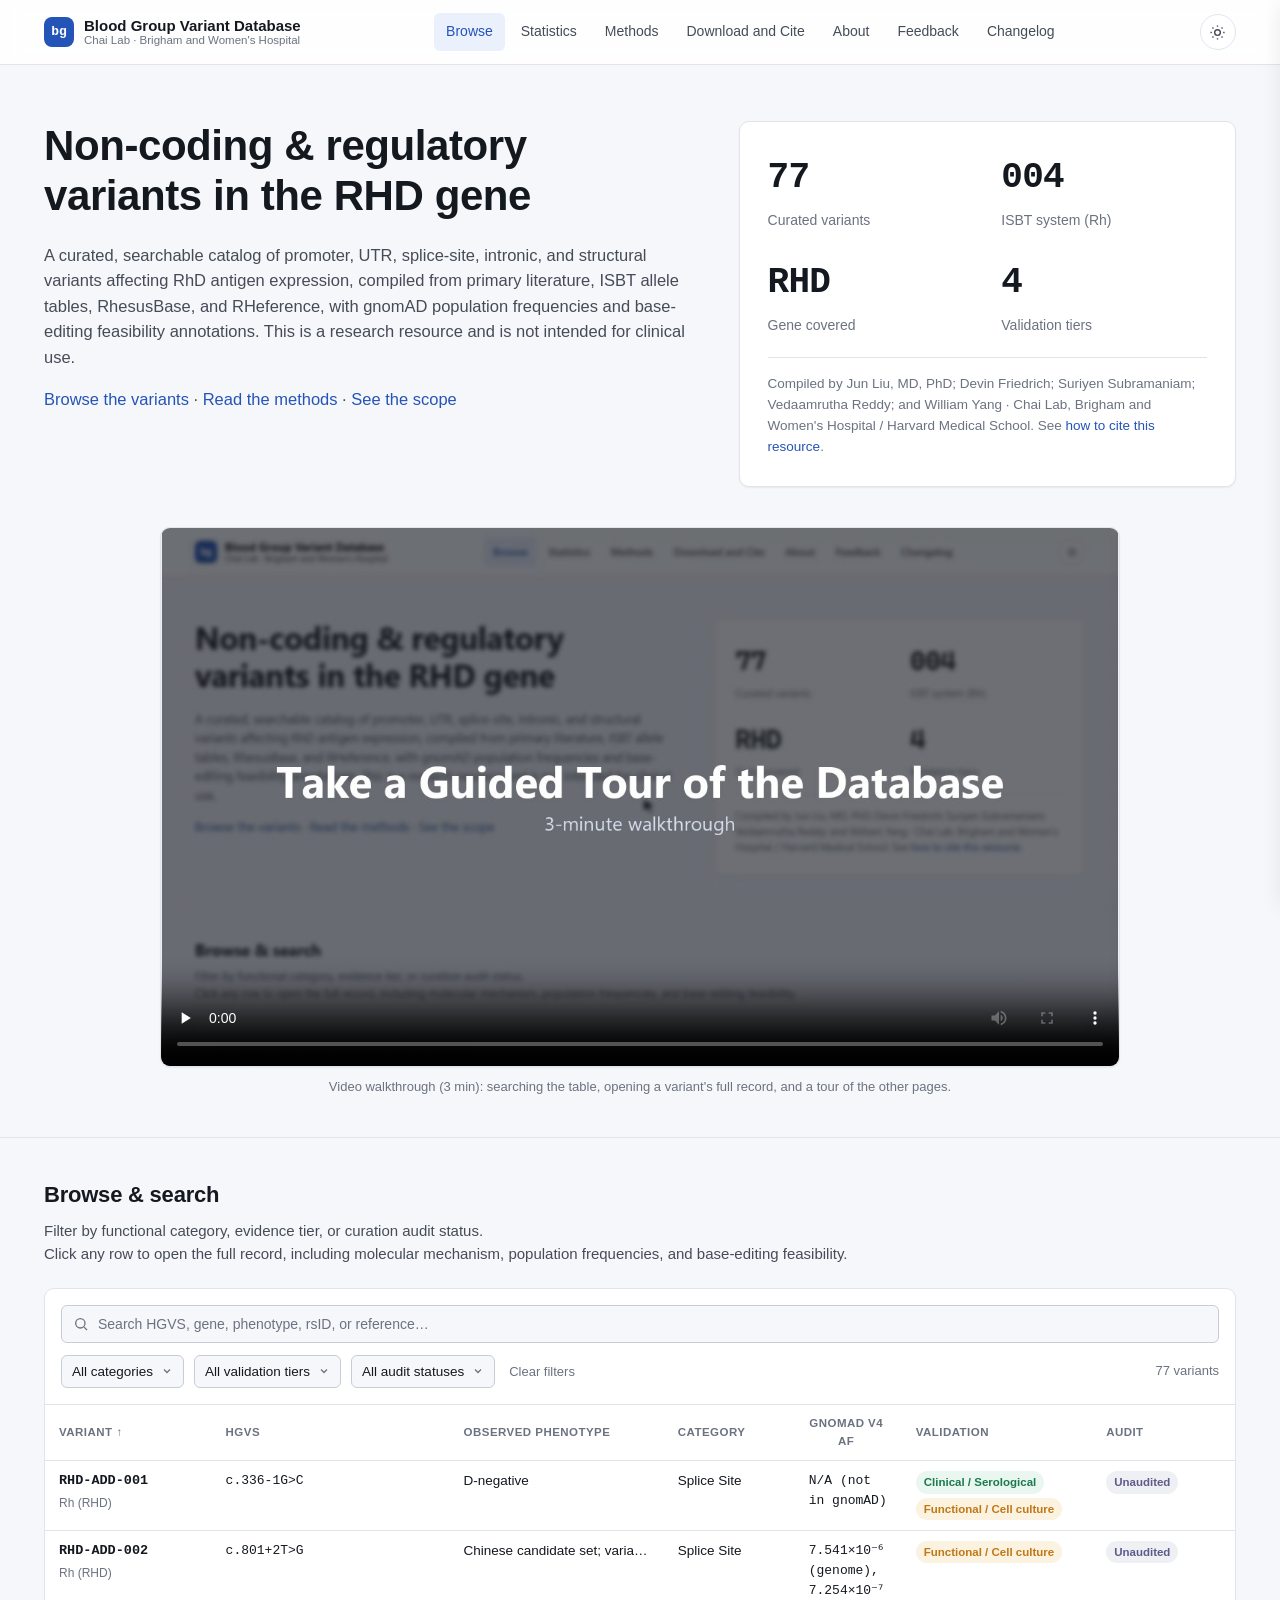
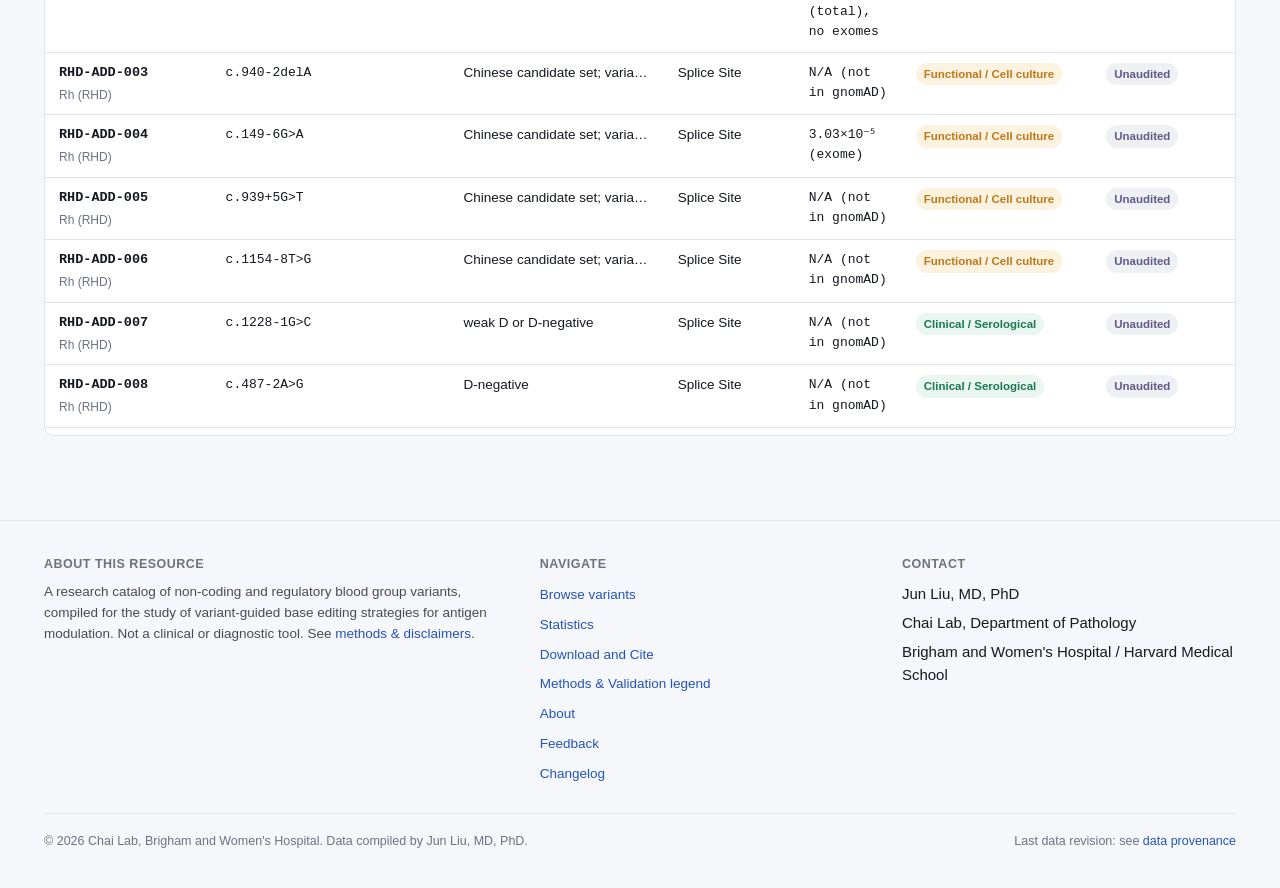
<file: index.html>
<!DOCTYPE html>
<html lang="en">
<head>
<meta charset="UTF-8">
<meta name="viewport" content="width=device-width, initial-scale=1.0">
<title>Blood Group Variant Database: Non-coding & Regulatory Variants</title>
<meta name="description" content="A curated database of non-coding and regulatory variants in the RHD gene (Rh blood group system, ISBT 004) with ISBT nomenclature, gnomAD frequencies, validation evidence, and base-editing feasibility annotations.">
<link rel="stylesheet" href="assets/style.css">
</head>
<body>

<nav class="site-nav">
  <div class="wrap">
    <a class="brand" href="index.html">
      <span class="brand-mark">bg</span>
      <span class="brand-text">Blood Group Variant Database<small>Chai Lab · Brigham and Women's Hospital</small></span>
    </a>
    <div class="nav-links">
      <a href="index.html" aria-current="page">Browse</a>
      <a href="stats.html">Statistics</a>
      <a href="methods.html">Methods</a>
      <a href="download-cite.html">Download and Cite</a>
      <a href="about.html">About</a>
      <a href="feedback.html">Feedback</a>
      <a href="changelog.html">Changelog</a>
    </div>
    
    <div class="nav-right">
      <button class="theme-toggle" data-theme-toggle aria-label="Toggle dark mode">
        <svg class="icon-sun" viewBox="0 0 24 24" fill="none" stroke="currentColor" stroke-width="2"><circle cx="12" cy="12" r="4"/><path d="M12 2v2M12 20v2M4.9 4.9l1.4 1.4M17.7 17.7l1.4 1.4M2 12h2M20 12h2M4.9 19.1l1.4-1.4M17.7 6.3l1.4-1.4"/></svg>
        <svg class="icon-moon" viewBox="0 0 24 24" fill="none" stroke="currentColor" stroke-width="2"><path d="M21 12.8A9 9 0 1111.2 3a7 7 0 009.8 9.8z"/></svg>
      </button>
    </div>
  </div>
</nav>

<header class="hero">
  <div class="wrap hero-grid">
    <div>
      <h1>Non-coding &amp; regulatory variants in the RHD gene</h1>
      <p class="lede">A curated, searchable catalog of promoter, UTR, splice-site, intronic, and structural variants affecting RhD antigen expression, compiled from primary literature, ISBT allele tables, RhesusBase, and RHeference, with gnomAD population frequencies and base-editing feasibility annotations. This is a research resource and is not intended for clinical use.</p>
      <p class="lede"><a href="#browse">Browse the variants</a> &middot; <a href="methods.html">Read the methods</a> &middot; <a href="methods.html#scope">See the scope</a></p>
    </div>
    <div class="stat-panel">
      <div class="stat-grid">
        <div><div class="stat-num">77</div><div class="stat-label">Curated variants</div></div>
        <div><div class="stat-num">004</div><div class="stat-label">ISBT system (Rh)</div></div>
        <div><div class="stat-num">RHD</div><div class="stat-label">Gene covered</div></div>
        <div><div class="stat-num">4</div><div class="stat-label">Validation tiers</div></div>
      </div>
      <div class="stat-foot">Compiled by Jun Liu, MD, PhD; Devin Friedrich; Suriyen Subramaniam; Vedaamrutha Reddy; and William Yang &middot; Chai Lab, Brigham and Women's Hospital / Harvard Medical School. See <a href="download-cite.html#cite">how to cite this resource</a>.</div>
    </div>
  </div>
  <div class="wrap">
    <figure class="demo-video">
      <video controls preload="none" playsinline poster="assets/demo-poster.jpg">
        <source src="assets/demo.mp4" type="video/mp4">
        Your browser can't play this video. <a href="assets/demo.mp4">Download the walkthrough (MP4)</a>.
      </video>
      <figcaption>Video walkthrough (3 min): searching the table, opening a variant's full record, and a tour of the other pages.</figcaption>
    </figure>
  </div>
</header>

<section class="section" id="browse">
  <div class="wrap">
    <div class="section-head">
      <h2>Browse &amp; search</h2>
      <p>Filter by functional category, evidence tier, or curation audit status.<br>Click any row to open the full record, including molecular mechanism, population frequencies, and base-editing feasibility.</p>
    </div>

    <div class="browser-shell">
      <div class="toolbar">
        <div class="search-row">
          <div class="search-box">
            <svg viewBox="0 0 24 24" fill="none" stroke="currentColor" stroke-width="2"><circle cx="11" cy="11" r="7"/><path d="M21 21l-4.3-4.3"/></svg>
            <input id="q" type="search" placeholder="Search HGVS, gene, phenotype, rsID, or reference…" aria-label="Search variants">
          </div>
        </div>
        <div class="filter-row">
          <select id="f-category" aria-label="Filter by category">
            <option value="">All categories</option>
          </select>
          <select id="f-validation" aria-label="Filter by validation tier">
            <option value="">All validation tiers</option>
            <option value="Functional / Cell culture">Functional / Cell culture</option>
            <option value="Clinical / Serological">Clinical / Serological</option>
            <option value="Database only">Database only</option>
            <option value="In silico / unvalidated">In silico / unvalidated</option>
            <option value="Not characterized">Not characterized</option>
          </select>
          <select id="f-audit" aria-label="Filter by audit status">
            <option value="">All audit statuses</option>
            <option value="Verified">Verified</option>
            <option value="Corrected">Corrected</option>
            <option value="Flagged">Flagged</option>
            <option value="Unaudited">Unaudited</option>
          </select>
          <button class="filter-clear" id="f-clear">Clear filters</button>
          <span class="result-count" id="result-count"></span>
        </div>
      </div>

      <div class="table-scroll">
        <table class="variant-table">
          <thead>
            <tr>
              <th><button data-sort="variant_id">Variant <span class="sort-arrow"></span></button></th>
              <th><button data-sort="hgvs">HGVS <span class="sort-arrow"></span></button></th>
              <th><button data-sort="phenotype">Observed phenotype <span class="sort-arrow"></span></button></th>
              <th><button data-sort="variant_category">Category <span class="sort-arrow"></span></button></th>
              <th><button data-sort="af">gnomAD v4 AF <span class="sort-arrow"></span></button></th>
              <th><button data-sort="validation_level">Validation <span class="sort-arrow"></span></button></th>
              <th><button data-sort="audit_status">Audit <span class="sort-arrow"></span></button></th>
            </tr>
          </thead>
          <tbody id="variant-tbody"></tbody>
        </table>
      </div>
      <div class="empty-state" id="empty-state" style="display:none">
        <svg viewBox="0 0 24 24" fill="none" stroke="currentColor" stroke-width="1.5"><circle cx="11" cy="11" r="7"/><path d="M21 21l-4.3-4.3"/></svg>
        <div>No variants match the current filters.</div>
      </div>
    </div>
  </div>
</section>

<div class="drawer-overlay" id="drawer-overlay"></div>
<aside class="drawer" id="drawer" tabindex="-1" aria-label="Variant detail">
  <div class="drawer-head">
    <div>
      <h3 id="drawer-title" class="mono"></h3>
      <div class="sub" id="drawer-sub"></div>
    </div>
    <button class="drawer-close" id="drawer-close" aria-label="Close">
      <svg viewBox="0 0 24 24" fill="none" stroke="currentColor" stroke-width="2" width="16" height="16"><path d="M18 6L6 18M6 6l12 12"/></svg>
    </button>
  </div>
  <div class="drawer-body" id="drawer-body"></div>
</aside>

<footer class="site-footer">
  <div class="wrap">
    <div class="footer-grid">
      <div>
        <h4>About this resource</h4>
        <p>A research catalog of non-coding and regulatory blood group variants, compiled for the study of variant-guided base editing strategies for antigen modulation. Not a clinical or diagnostic tool. See <a href="methods.html">methods &amp; disclaimers</a>.</p>
      </div>
      <div>
        <h4>Navigate</h4>
        <ul>
          <li><a href="index.html">Browse variants</a></li>
          <li><a href="stats.html">Statistics</a></li>
          <li><a href="download-cite.html">Download and Cite</a></li>
          <li><a href="methods.html">Methods &amp; Validation legend</a></li>
          <li><a href="about.html">About</a></li>
          <li><a href="feedback.html">Feedback</a></li>
          <li><a href="changelog.html">Changelog</a></li>
        </ul>
      </div>
      <div>
        <h4>Contact</h4>
        <ul>
          <li>Jun Liu, MD, PhD</li>
          <li>Chai Lab, Department of Pathology</li>
          <li>Brigham and Women's Hospital / Harvard Medical School</li>
        </ul>
      </div>
    </div>
    <div class="footer-bottom">
      <span>&copy; <span id="site-year"></span> Chai Lab, Brigham and Women's Hospital. Data compiled by Jun Liu, MD, PhD.</span>
      <span>Last data revision: see <a href="methods.html#provenance">data provenance</a></span>
    </div>
  </div>
</footer>

<script src="assets/data.js"></script>
<script src="assets/app.js"></script>
</body>
</html>
</file>
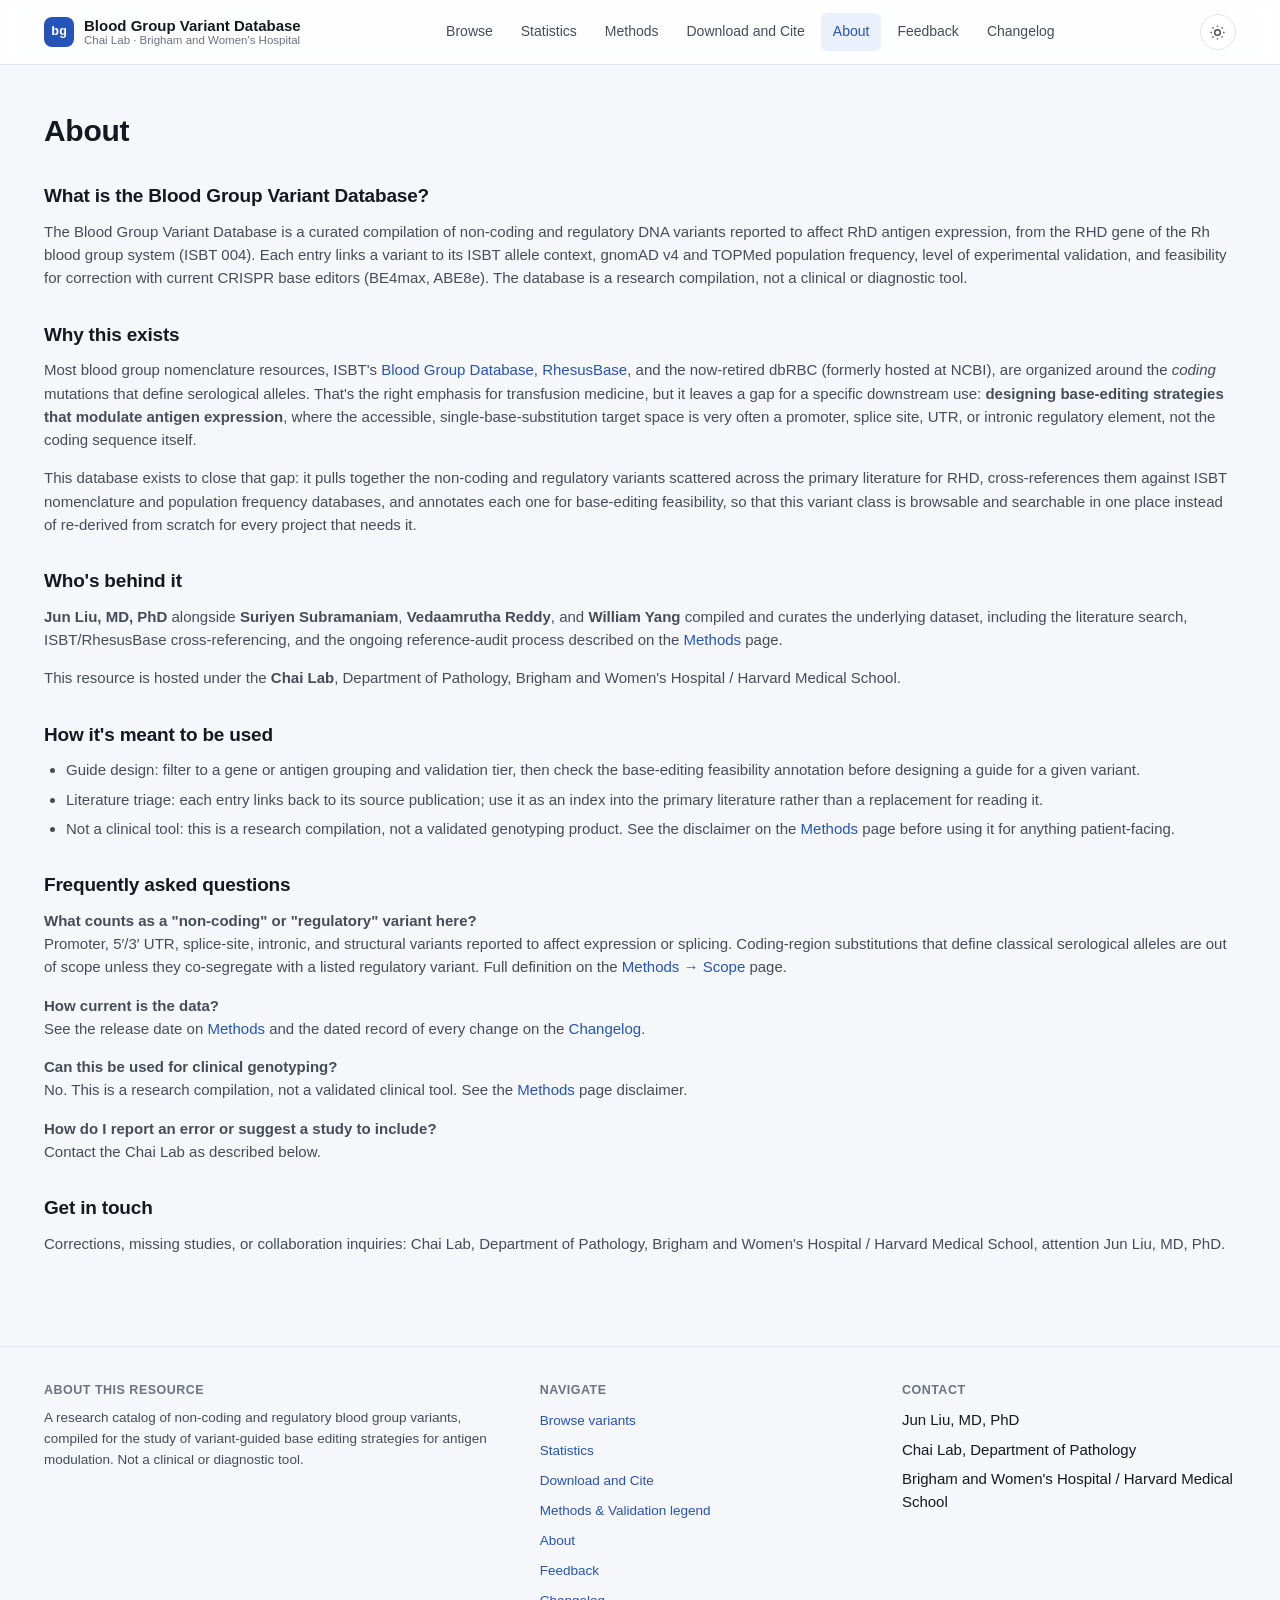
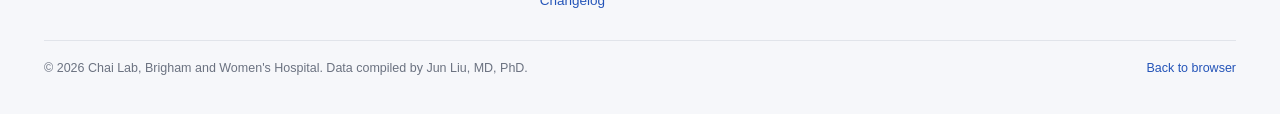
<file: about.html>
<!DOCTYPE html>
<html lang="en">
<head>
<meta charset="UTF-8">
<meta name="viewport" content="width=device-width, initial-scale=1.0">
<title>About: Blood Group Variant Database</title>
<meta name="description" content="About the Blood Group Non-Coding Variant Database, the Chai Lab, and why this resource exists.">
<link rel="stylesheet" href="assets/style.css">
</head>
<body>

<nav class="site-nav">
  <div class="wrap">
    <a class="brand" href="index.html">
      <span class="brand-mark">bg</span>
      <span class="brand-text">Blood Group Variant Database<small>Chai Lab · Brigham and Women's Hospital</small></span>
    </a>
    <div class="nav-links">
      <a href="index.html">Browse</a>
      <a href="stats.html">Statistics</a>
      <a href="methods.html">Methods</a>
      <a href="download-cite.html">Download and Cite</a>
      <a href="about.html" aria-current="page">About</a>
      <a href="feedback.html">Feedback</a>
      <a href="changelog.html">Changelog</a>
    </div>
    <div class="nav-right">
      <button class="theme-toggle" data-theme-toggle aria-label="Toggle dark mode">
        <svg class="icon-sun" viewBox="0 0 24 24" fill="none" stroke="currentColor" stroke-width="2"><circle cx="12" cy="12" r="4"/><path d="M12 2v2M12 20v2M4.9 4.9l1.4 1.4M17.7 17.7l1.4 1.4M2 12h2M20 12h2M4.9 19.1l1.4-1.4M17.7 6.3l1.4-1.4"/></svg>
        <svg class="icon-moon" viewBox="0 0 24 24" fill="none" stroke="currentColor" stroke-width="2"><path d="M21 12.8A9 9 0 1111.2 3a7 7 0 009.8 9.8z"/></svg>
      </button>
    </div>
  </div>
</nav>

<main class="content-page">
  <div class="wrap">
    <div class="page-head">
      <h1>About</h1>
    </div>

    <section>
      <h2>What is the Blood Group Variant Database?</h2>
      <div class="prose">
        <p>The Blood Group Variant Database is a curated compilation of non-coding and regulatory DNA variants reported to affect RhD antigen expression, from the RHD gene of the Rh blood group system (ISBT 004). Each entry links a variant to its ISBT allele context, gnomAD v4 and TOPMed population frequency, level of experimental validation, and feasibility for correction with current CRISPR base editors (BE4max, ABE8e). The database is a research compilation, not a clinical or diagnostic tool.</p>
      </div>
    </section>

    <section>
      <h2>Why this exists</h2>
      <div class="prose">
        <p>Most blood group nomenclature resources, ISBT's <a href="https://blooddatabase.isbtweb.org/" target="_blank" rel="noopener">Blood Group Database</a>, <a href="http://www.rhesusbase.info" target="_blank" rel="noopener">RhesusBase</a>, and the now-retired dbRBC (formerly hosted at NCBI), are organized around the <em>coding</em> mutations that define serological alleles. That's the right emphasis for transfusion medicine, but it leaves a gap for a specific downstream use: <strong>designing base-editing strategies that modulate antigen expression</strong>, where the accessible, single-base-substitution target space is very often a promoter, splice site, UTR, or intronic regulatory element, not the coding sequence itself.</p>
        <p>This database exists to close that gap: it pulls together the non-coding and regulatory variants scattered across the primary literature for RHD, cross-references them against ISBT nomenclature and population frequency databases, and annotates each one for base-editing feasibility, so that this variant class is browsable and searchable in one place instead of re-derived from scratch for every project that needs it.</p>
      </div>
    </section>

    <section>
      <h2>Who's behind it</h2>
      <div class="prose">
        <p><strong>Jun Liu, MD, PhD</strong> alongside <strong>Suriyen Subramaniam</strong>, <strong>Vedaamrutha Reddy</strong>, and <strong>William Yang</strong> compiled and curates the underlying dataset, including the literature search, ISBT/RhesusBase cross-referencing, and the ongoing reference-audit process described on the <a href="methods.html">Methods</a> page.</p>
        <p>This resource is hosted under the <strong>Chai Lab</strong>, Department of Pathology, Brigham and Women's Hospital / Harvard Medical School.</p>
      </div>
    </section>

    <section>
      <h2>How it's meant to be used</h2>
      <div class="prose">
        <ul>
          <li>Guide design: filter to a gene or antigen grouping and validation tier, then check the base-editing feasibility annotation before designing a guide for a given variant.</li>
          <li>Literature triage: each entry links back to its source publication; use it as an index into the primary literature rather than a replacement for reading it.</li>
          <li>Not a clinical tool: this is a research compilation, not a validated genotyping product. See the disclaimer on the <a href="methods.html">Methods</a> page before using it for anything patient-facing.</li>
        </ul>
      </div>
    </section>

    <section>
      <h2>Frequently asked questions</h2>
      <div class="prose">
        <p><strong>What counts as a "non-coding" or "regulatory" variant here?</strong><br>Promoter, 5&prime;/3&prime; UTR, splice-site, intronic, and structural variants reported to affect expression or splicing. Coding-region substitutions that define classical serological alleles are out of scope unless they co-segregate with a listed regulatory variant. Full definition on the <a href="methods.html#scope">Methods &rarr; Scope</a> page.</p>
        <p><strong>How current is the data?</strong><br>See the release date on <a href="methods.html">Methods</a> and the dated record of every change on the <a href="changelog.html">Changelog</a>.</p>
        <p><strong>Can this be used for clinical genotyping?</strong><br>No. This is a research compilation, not a validated clinical tool. See the <a href="methods.html">Methods</a> page disclaimer.</p>
        <p><strong>How do I report an error or suggest a study to include?</strong><br>Contact the Chai Lab as described below.</p>
      </div>
    </section>

    <section>
      <h2>Get in touch</h2>
      <div class="prose">
        <p>Corrections, missing studies, or collaboration inquiries: Chai Lab, Department of Pathology, Brigham and Women's Hospital / Harvard Medical School, attention Jun Liu, MD, PhD.</p>
      </div>
    </section>
  </div>
</main>

<footer class="site-footer">
  <div class="wrap">
    <div class="footer-grid">
      <div>
        <h4>About this resource</h4>
        <p>A research catalog of non-coding and regulatory blood group variants, compiled for the study of variant-guided base editing strategies for antigen modulation. Not a clinical or diagnostic tool.</p>
      </div>
      <div>
        <h4>Navigate</h4>
        <ul>
          <li><a href="index.html">Browse variants</a></li>
          <li><a href="stats.html">Statistics</a></li>
          <li><a href="download-cite.html">Download and Cite</a></li>
          <li><a href="methods.html">Methods &amp; Validation legend</a></li>
          <li><a href="about.html">About</a></li>
          <li><a href="feedback.html">Feedback</a></li>
          <li><a href="changelog.html">Changelog</a></li>
        </ul>
      </div>
      <div>
        <h4>Contact</h4>
        <ul>
          <li>Jun Liu, MD, PhD</li>
          <li>Chai Lab, Department of Pathology</li>
          <li>Brigham and Women's Hospital / Harvard Medical School</li>
        </ul>
      </div>
    </div>
    <div class="footer-bottom">
      <span>&copy; <span id="site-year"></span> Chai Lab, Brigham and Women's Hospital. Data compiled by Jun Liu, MD, PhD.</span>
      <span><a href="index.html">Back to browser</a></span>
    </div>
  </div>
</footer>

<script src="assets/app.js"></script>
</body>
</html>
</file>
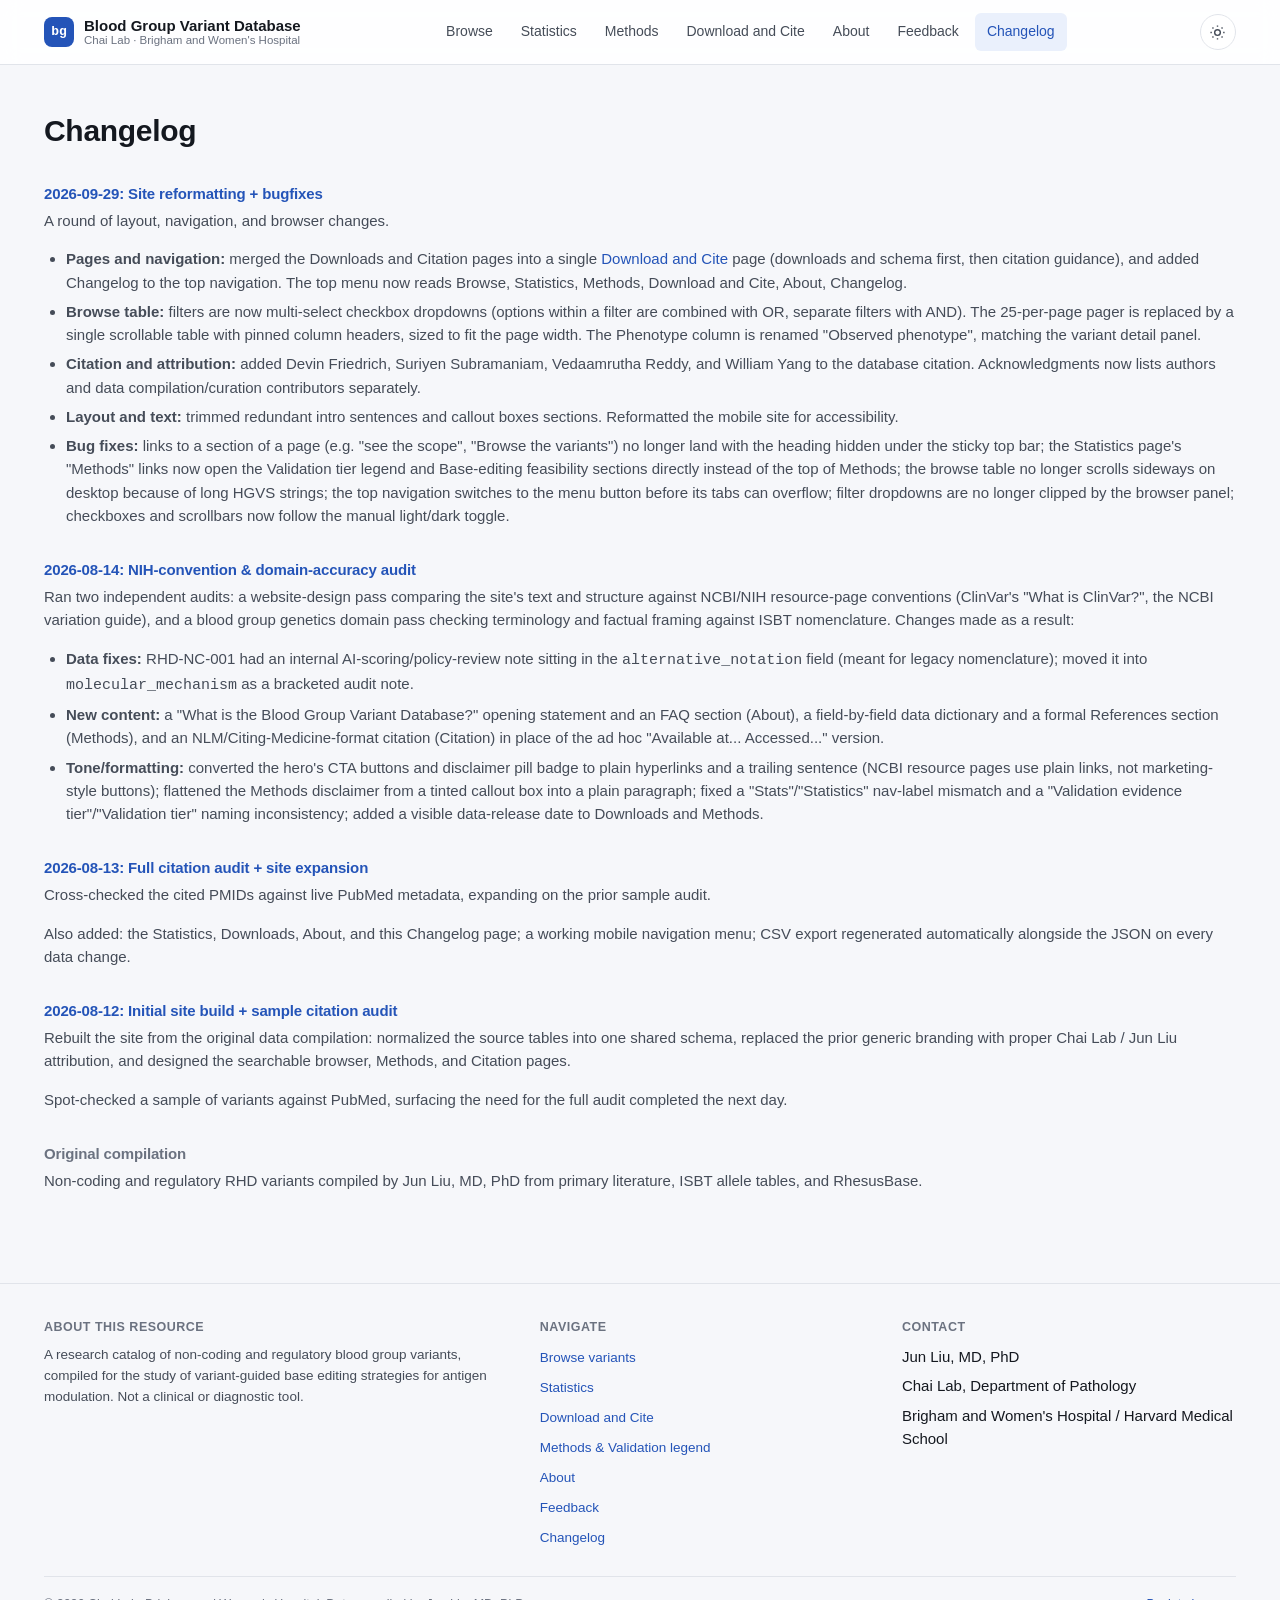
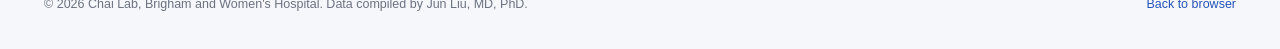
<file: changelog.html>
<!DOCTYPE html>
<html lang="en">
<head>
<meta charset="UTF-8">
<meta name="viewport" content="width=device-width, initial-scale=1.0">
<title>Changelog: Blood Group Variant Database</title>
<meta name="description" content="Version history and audit log for the Blood Group Non-Coding Variant Database.">
<link rel="stylesheet" href="assets/style.css">
</head>
<body>

<nav class="site-nav">
  <div class="wrap">
    <a class="brand" href="index.html">
      <span class="brand-mark">bg</span>
      <span class="brand-text">Blood Group Variant Database<small>Chai Lab · Brigham and Women's Hospital</small></span>
    </a>
    <div class="nav-links">
      <a href="index.html">Browse</a>
      <a href="stats.html">Statistics</a>
      <a href="methods.html">Methods</a>
      <a href="download-cite.html">Download and Cite</a>
      <a href="about.html">About</a>
      <a href="feedback.html">Feedback</a>
      <a href="changelog.html" aria-current="page">Changelog</a>
    </div>
    <div class="nav-right">
      <button class="theme-toggle" data-theme-toggle aria-label="Toggle dark mode">
        <svg class="icon-sun" viewBox="0 0 24 24" fill="none" stroke="currentColor" stroke-width="2"><circle cx="12" cy="12" r="4"/><path d="M12 2v2M12 20v2M4.9 4.9l1.4 1.4M17.7 17.7l1.4 1.4M2 12h2M20 12h2M4.9 19.1l1.4-1.4M17.7 6.3l1.4-1.4"/></svg>
        <svg class="icon-moon" viewBox="0 0 24 24" fill="none" stroke="currentColor" stroke-width="2"><path d="M21 12.8A9 9 0 1111.2 3a7 7 0 009.8 9.8z"/></svg>
      </button>
    </div>
  </div>
</nav>

<main class="content-page">
  <div class="wrap">
    <div class="page-head">
      <h1>Changelog</h1>
    </div>

    <section>
      <h3 style="color:var(--accent); margin-bottom:6px">2026-09-29: Site reformatting + bugfixes</h3>
      <div class="prose">
        <p>A round of layout, navigation, and browser changes.</p>
        <ul>
          <li><strong>Pages and navigation:</strong> merged the Downloads and Citation pages into a single <a href="download-cite.html">Download and Cite</a> page (downloads and schema first, then citation guidance), and added Changelog to the top navigation. The top menu now reads Browse, Statistics, Methods, Download and Cite, About, Changelog.</li>
          <li><strong>Browse table:</strong> filters are now multi-select checkbox dropdowns (options within a filter are combined with OR, separate filters with AND). The 25-per-page pager is replaced by a single scrollable table with pinned column headers, sized to fit the page width. The Phenotype column is renamed "Observed phenotype", matching the variant detail panel.</li>
          <li><strong>Citation and attribution:</strong> added Devin Friedrich, Suriyen Subramaniam, Vedaamrutha Reddy, and William Yang to the database citation. Acknowledgments now lists authors and data compilation/curation contributors separately.</li>
          <li><strong>Layout and text:</strong> trimmed redundant intro sentences and callout boxes sections. Reformatted the mobile site for accessibility.</li>
          <li><strong>Bug fixes:</strong> links to a section of a page (e.g. "see the scope", "Browse the variants") no longer land with the heading hidden under the sticky top bar; the Statistics page's "Methods" links now open the Validation tier legend and Base-editing feasibility sections directly instead of the top of Methods; the browse table no longer scrolls sideways on desktop because of long HGVS strings; the top navigation switches to the menu button before its tabs can overflow; filter dropdowns are no longer clipped by the browser panel; checkboxes and scrollbars now follow the manual light/dark toggle.</li>
        </ul>
      </div>
    </section>

    <section>
      <h3 style="color:var(--accent); margin-bottom:6px">2026-08-14: NIH-convention & domain-accuracy audit</h3>
      <div class="prose">
        <p>Ran two independent audits: a website-design pass comparing the site's text and structure against NCBI/NIH resource-page conventions (ClinVar's "What is ClinVar?", the NCBI variation guide), and a blood group genetics domain pass checking terminology and factual framing against ISBT nomenclature. Changes made as a result:</p>
        <ul>
          <li><strong>Data fixes:</strong> RHD-NC-001 had an internal AI-scoring/policy-review note sitting in the <code>alternative_notation</code> field (meant for legacy nomenclature); moved it into <code>molecular_mechanism</code> as a bracketed audit note.</li>
          <li><strong>New content:</strong> a "What is the Blood Group Variant Database?" opening statement and an FAQ section (About), a field-by-field data dictionary and a formal References section (Methods), and an NLM/Citing-Medicine-format citation (Citation) in place of the ad hoc "Available at... Accessed..." version.</li>
          <li><strong>Tone/formatting:</strong> converted the hero's CTA buttons and disclaimer pill badge to plain hyperlinks and a trailing sentence (NCBI resource pages use plain links, not marketing-style buttons); flattened the Methods disclaimer from a tinted callout box into a plain paragraph; fixed a "Stats"/"Statistics" nav-label mismatch and a "Validation evidence tier"/"Validation tier" naming inconsistency; added a visible data-release date to Downloads and Methods.</li>
        </ul>
      </div>
    </section>

    <section>
      <h3 style="color:var(--accent); margin-bottom:6px">2026-08-13: Full citation audit + site expansion</h3>
      <div class="prose">
        <p>Cross-checked the cited PMIDs against live PubMed metadata, expanding on the prior sample audit.</p>
        <p>Also added: the Statistics, Downloads, About, and this Changelog page; a working mobile navigation menu; CSV export regenerated automatically alongside the JSON on every data change.</p>
      </div>
    </section>

    <section>
      <h3 style="color:var(--accent); margin-bottom:6px">2026-08-12: Initial site build + sample citation audit</h3>
      <div class="prose">
        <p>Rebuilt the site from the original data compilation: normalized the source tables into one shared schema, replaced the prior generic branding with proper Chai Lab / Jun Liu attribution, and designed the searchable browser, Methods, and Citation pages.</p>
        <p>Spot-checked a sample of variants against PubMed, surfacing the need for the full audit completed the next day.</p>
      </div>
    </section>

    <section>
      <h3 style="color:var(--muted); margin-bottom:6px">Original compilation</h3>
      <div class="prose">
        <p>Non-coding and regulatory RHD variants compiled by Jun Liu, MD, PhD from primary literature, ISBT allele tables, and RhesusBase.</p>
      </div>
    </section>
  </div>
</main>

<footer class="site-footer">
  <div class="wrap">
    <div class="footer-grid">
      <div>
        <h4>About this resource</h4>
        <p>A research catalog of non-coding and regulatory blood group variants, compiled for the study of variant-guided base editing strategies for antigen modulation. Not a clinical or diagnostic tool.</p>
      </div>
      <div>
        <h4>Navigate</h4>
        <ul>
          <li><a href="index.html">Browse variants</a></li>
          <li><a href="stats.html">Statistics</a></li>
          <li><a href="download-cite.html">Download and Cite</a></li>
          <li><a href="methods.html">Methods &amp; Validation legend</a></li>
          <li><a href="about.html">About</a></li>
          <li><a href="feedback.html">Feedback</a></li>
          <li><a href="changelog.html">Changelog</a></li>
        </ul>
      </div>
      <div>
        <h4>Contact</h4>
        <ul>
          <li>Jun Liu, MD, PhD</li>
          <li>Chai Lab, Department of Pathology</li>
          <li>Brigham and Women's Hospital / Harvard Medical School</li>
        </ul>
      </div>
    </div>
    <div class="footer-bottom">
      <span>&copy; <span id="site-year"></span> Chai Lab, Brigham and Women's Hospital. Data compiled by Jun Liu, MD, PhD.</span>
      <span><a href="index.html">Back to browser</a></span>
    </div>
  </div>
</footer>

<script src="assets/app.js"></script>
</body>
</html>
</file>
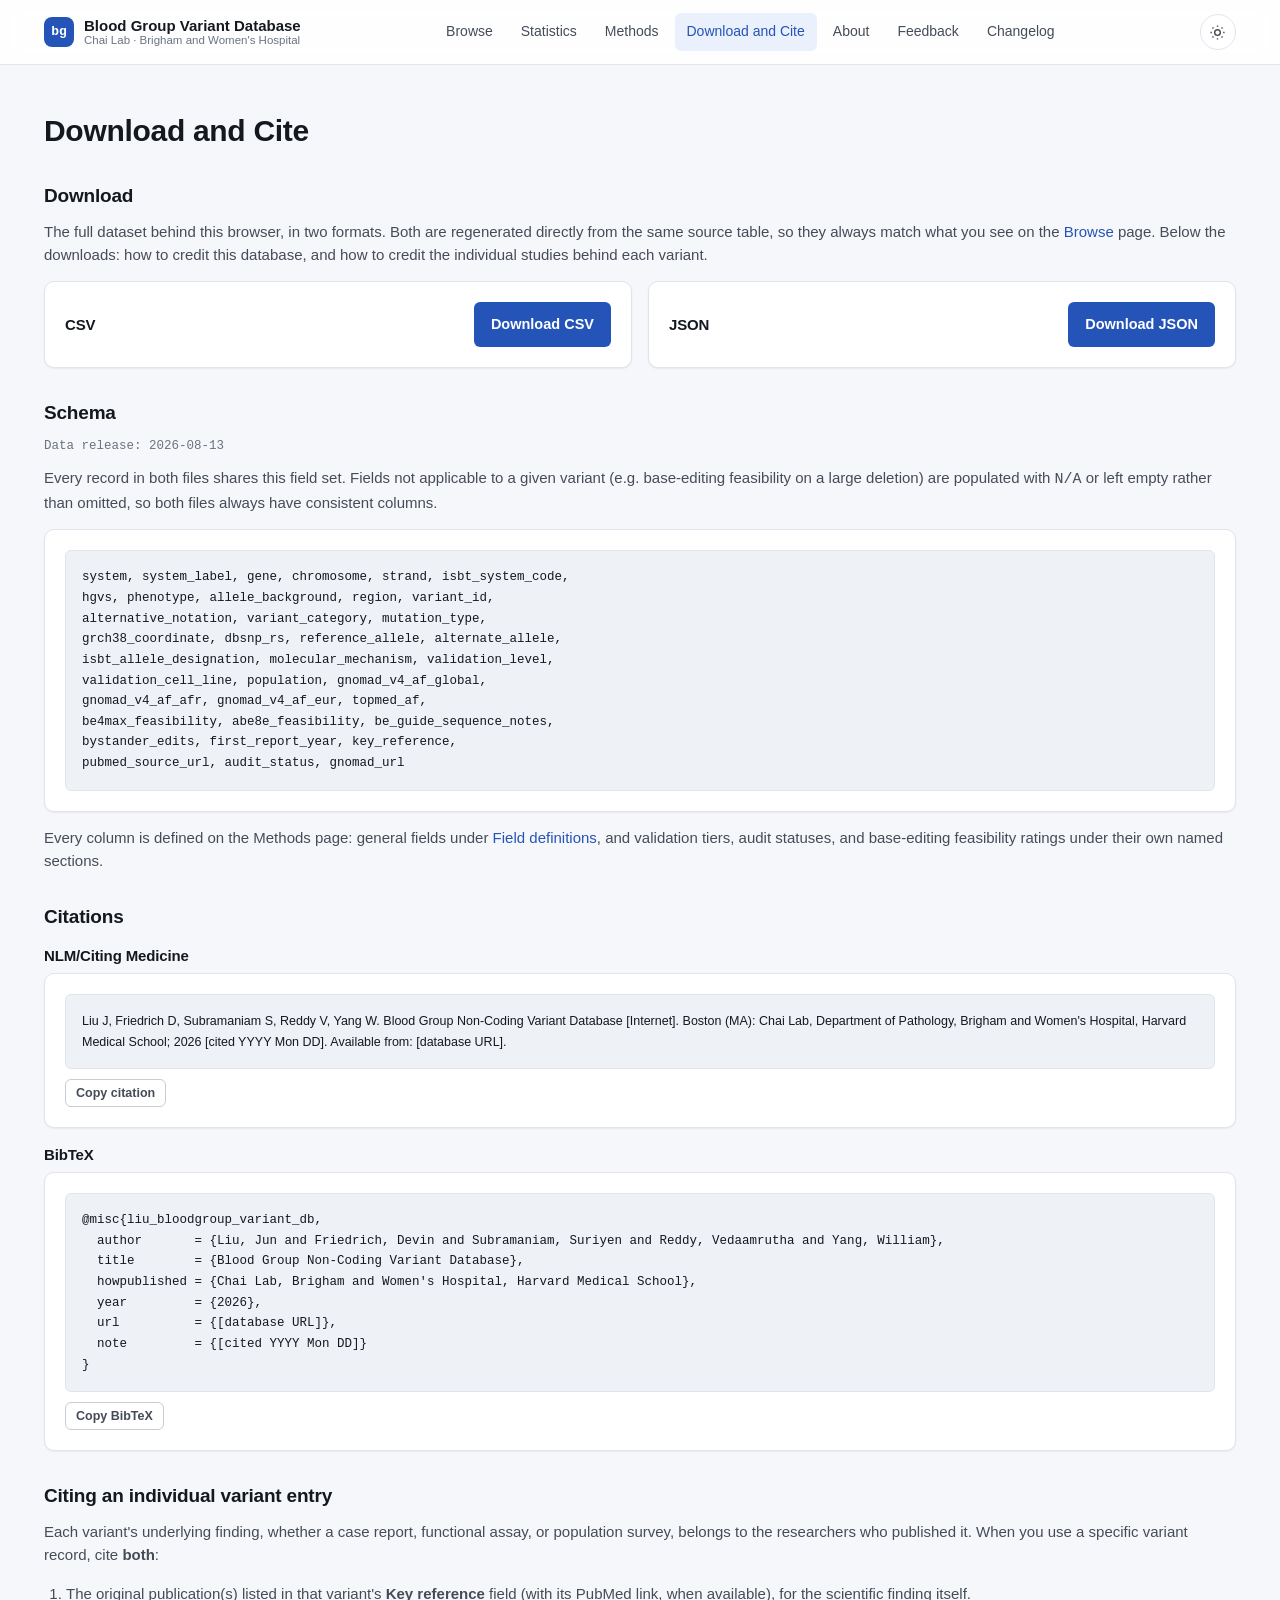
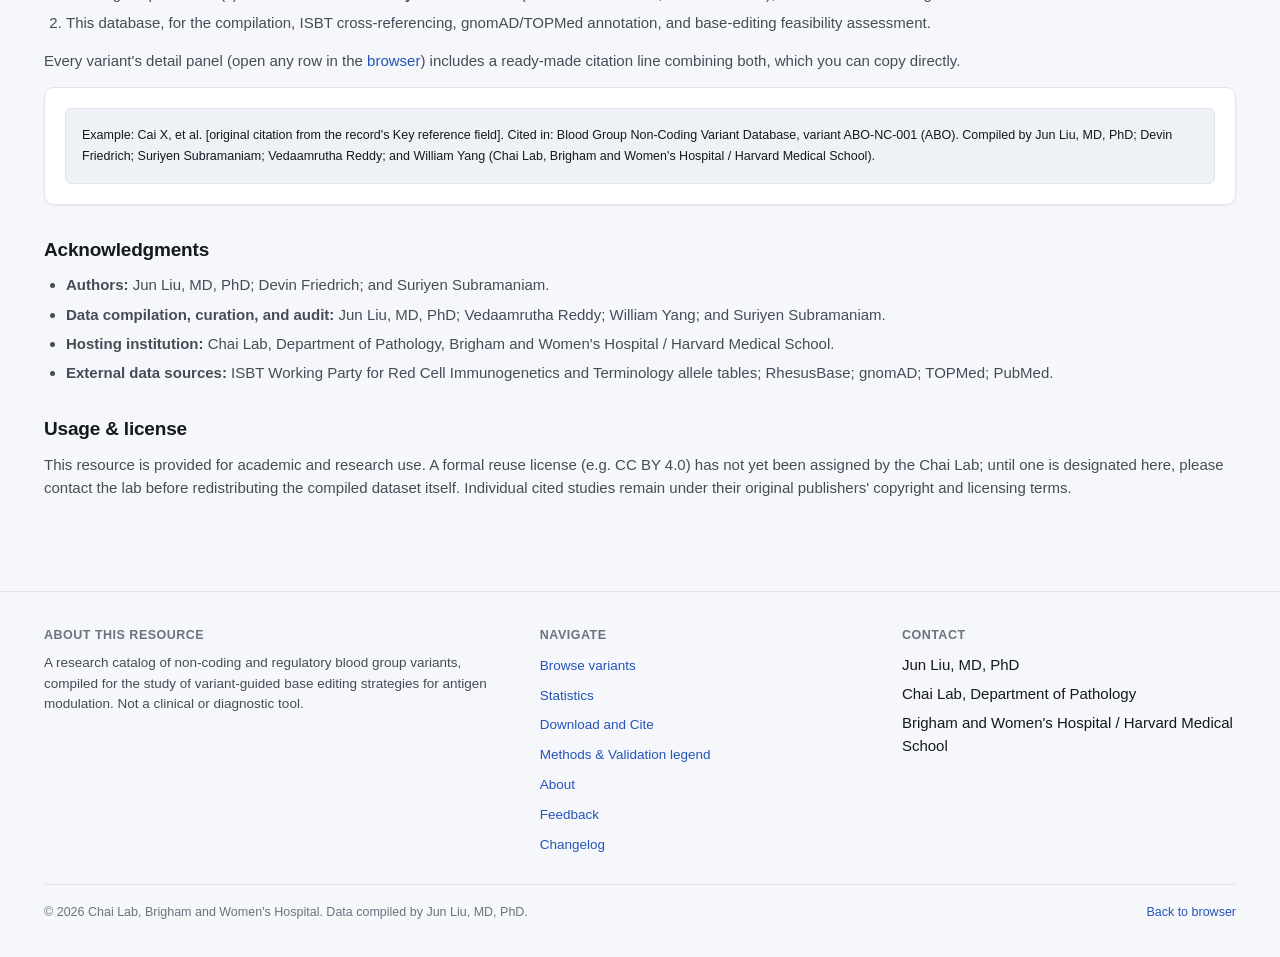
<file: download-cite.html>
<!DOCTYPE html>
<html lang="en">
<head>
<meta charset="UTF-8">
<meta name="viewport" content="width=device-width, initial-scale=1.0">
<title>Download and Cite: Blood Group Variant Database</title>
<meta name="description" content="Download the full Blood Group Non-Coding Variant Database as CSV or JSON, and how to cite it and its individual variant entries.">
<link rel="stylesheet" href="assets/style.css">
</head>
<body>

<nav class="site-nav">
  <div class="wrap">
    <a class="brand" href="index.html">
      <span class="brand-mark">bg</span>
      <span class="brand-text">Blood Group Variant Database<small>Chai Lab · Brigham and Women's Hospital</small></span>
    </a>
    <div class="nav-links">
      <a href="index.html">Browse</a>
      <a href="stats.html">Statistics</a>
      <a href="methods.html">Methods</a>
      <a href="download-cite.html" aria-current="page">Download and Cite</a>
      <a href="about.html">About</a>
      <a href="feedback.html">Feedback</a>
      <a href="changelog.html">Changelog</a>
    </div>
    <div class="nav-right">
      <button class="theme-toggle" data-theme-toggle aria-label="Toggle dark mode">
        <svg class="icon-sun" viewBox="0 0 24 24" fill="none" stroke="currentColor" stroke-width="2"><circle cx="12" cy="12" r="4"/><path d="M12 2v2M12 20v2M4.9 4.9l1.4 1.4M17.7 17.7l1.4 1.4M2 12h2M20 12h2M4.9 19.1l1.4-1.4M17.7 6.3l1.4-1.4"/></svg>
        <svg class="icon-moon" viewBox="0 0 24 24" fill="none" stroke="currentColor" stroke-width="2"><path d="M21 12.8A9 9 0 1111.2 3a7 7 0 009.8 9.8z"/></svg>
      </button>
    </div>
  </div>
</nav>

<main class="content-page">
  <div class="wrap">
    <div class="page-head">
      <h1>Download and Cite</h1>
    </div>

    <section id="download">
      <h2>Download</h2>
      <p class="lede">The full dataset behind this browser, in two formats. Both are regenerated directly from the same source table, so they always match what you see on the <a href="index.html">Browse</a> page. Below the downloads: how to credit this database, and how to credit the individual studies behind each variant.</p>
      <div class="grid-2">
        <div class="card" style="display:flex; align-items:center; justify-content:space-between; gap:10px;">
          <h3 style="margin:0">CSV</h3>
          <a class="btn btn-primary" href="data/variants.csv" download>Download CSV</a>
        </div>
        <div class="card" style="display:flex; align-items:center; justify-content:space-between; gap:10px;">
          <h3 style="margin:0">JSON</h3>
          <a class="btn btn-primary" href="data/variants.json" download>Download JSON</a>
        </div>
      </div>
    </section>

    <section id="schema">
      <h2>Schema</h2>
      <p class="mono" style="font-size:12.5px; color:var(--muted); margin-bottom:10px">Data release: 2026-08-13</p>
      <p>Every record in both files shares this field set. Fields not applicable to a given variant (e.g. base-editing feasibility on a large deletion) are populated with <code>N/A</code> or left empty rather than omitted, so both files always have consistent columns.</p>
      <div class="card">
        <div class="code-block">system, system_label, gene, chromosome, strand, isbt_system_code,
hgvs, phenotype, allele_background, region, variant_id,
alternative_notation, variant_category, mutation_type,
grch38_coordinate, dbsnp_rs, reference_allele, alternate_allele,
isbt_allele_designation, molecular_mechanism, validation_level,
validation_cell_line, population, gnomad_v4_af_global,
gnomad_v4_af_afr, gnomad_v4_af_eur, topmed_af,
be4max_feasibility, abe8e_feasibility, be_guide_sequence_notes,
bystander_edits, first_report_year, key_reference,
pubmed_source_url, audit_status, gnomad_url</div>
      </div>
      <p style="margin-top:14px">Every column is defined on the Methods page: general fields under <a href="methods.html#field-definitions">Field definitions</a>, and validation tiers, audit statuses, and base-editing feasibility ratings under their own named sections.</p>
    </section>

    <section id="cite">
      <h2>Citations</h2>
      <h3>NLM/Citing Medicine</h3>
      <div class="card">
        <div class="code-block" id="cite-text" style="font-family:var(--font-sans); white-space:normal;">Liu J, Friedrich D, Subramaniam S, Reddy V, Yang W. Blood Group Non-Coding Variant Database [Internet]. Boston (MA): Chai Lab, Department of Pathology, Brigham and Women's Hospital, Harvard Medical School; 2026 [cited YYYY Mon DD]. Available from: [database URL].</div>
        <button class="copy-btn" data-copy-target="cite-text">Copy citation</button>
      </div>

      <h3>BibTeX</h3>
      <div class="card">
        <div class="code-block" id="cite-bibtex">@misc{liu_bloodgroup_variant_db,
  author       = {Liu, Jun and Friedrich, Devin and Subramaniam, Suriyen and Reddy, Vedaamrutha and Yang, William},
  title        = {Blood Group Non-Coding Variant Database},
  howpublished = {Chai Lab, Brigham and Women's Hospital, Harvard Medical School},
  year         = {2026},
  url          = {[database URL]},
  note         = {[cited YYYY Mon DD]}
}</div>
        <button class="copy-btn" data-copy-target="cite-bibtex">Copy BibTeX</button>
      </div>
    </section>

    <section id="cite-variant">
      <h2>Citing an individual variant entry</h2>
      <div class="prose">
        <p>Each variant's underlying finding, whether a case report, functional assay, or population survey, belongs to the researchers who published it. When you use a specific variant record, cite <strong>both</strong>:</p>
        <ol>
          <li>The original publication(s) listed in that variant's <strong>Key reference</strong> field (with its PubMed link, when available), for the scientific finding itself.</li>
          <li>This database, for the compilation, ISBT cross-referencing, gnomAD/TOPMed annotation, and base-editing feasibility assessment.</li>
        </ol>
        <p>Every variant's detail panel (open any row in the <a href="index.html#browse">browser</a>) includes a ready-made citation line combining both, which you can copy directly.</p>
      </div>
      <div class="card">
        <div class="code-block" style="font-family:var(--font-sans); white-space:normal;">Example: Cai X, et al. [original citation from the record's Key reference field]. Cited in: Blood Group Non-Coding Variant Database, variant ABO-NC-001 (ABO). Compiled by Jun Liu, MD, PhD; Devin Friedrich; Suriyen Subramaniam; Vedaamrutha Reddy; and William Yang (Chai Lab, Brigham and Women's Hospital / Harvard Medical School).</div>
      </div>
    </section>

    <section id="acknowledgments">
      <h2>Acknowledgments</h2>
      <div class="prose">
        <ul>
          <li><strong>Authors:</strong> Jun Liu, MD, PhD; Devin Friedrich; and Suriyen Subramaniam.</li>
          <li><strong>Data compilation, curation, and audit:</strong> Jun Liu, MD, PhD; Vedaamrutha Reddy; William Yang; and Suriyen Subramaniam.</li>
          <li><strong>Hosting institution:</strong> Chai Lab, Department of Pathology, Brigham and Women's Hospital / Harvard Medical School.</li>
          <li><strong>External data sources:</strong> ISBT Working Party for Red Cell Immunogenetics and Terminology allele tables; RhesusBase; gnomAD; TOPMed; PubMed.</li>
        </ul>
      </div>
    </section>

    <section id="license">
      <h2>Usage &amp; license</h2>
      <div class="prose">
        <p>This resource is provided for academic and research use. A formal reuse license (e.g. CC BY 4.0) has not yet been assigned by the Chai Lab; until one is designated here, please contact the lab before redistributing the compiled dataset itself. Individual cited studies remain under their original publishers' copyright and licensing terms.</p>
      </div>
    </section>
  </div>
</main>

<footer class="site-footer">
  <div class="wrap">
    <div class="footer-grid">
      <div>
        <h4>About this resource</h4>
        <p>A research catalog of non-coding and regulatory blood group variants, compiled for the study of variant-guided base editing strategies for antigen modulation. Not a clinical or diagnostic tool.</p>
      </div>
      <div>
        <h4>Navigate</h4>
        <ul>
          <li><a href="index.html">Browse variants</a></li>
          <li><a href="stats.html">Statistics</a></li>
          <li><a href="download-cite.html">Download and Cite</a></li>
          <li><a href="methods.html">Methods &amp; Validation legend</a></li>
          <li><a href="about.html">About</a></li>
          <li><a href="feedback.html">Feedback</a></li>
          <li><a href="changelog.html">Changelog</a></li>
        </ul>
      </div>
      <div>
        <h4>Contact</h4>
        <ul>
          <li>Jun Liu, MD, PhD</li>
          <li>Chai Lab, Department of Pathology</li>
          <li>Brigham and Women's Hospital / Harvard Medical School</li>
        </ul>
      </div>
    </div>
    <div class="footer-bottom">
      <span>&copy; <span id="site-year"></span> Chai Lab, Brigham and Women's Hospital. Data compiled by Jun Liu, MD, PhD.</span>
      <span><a href="index.html">Back to browser</a></span>
    </div>
  </div>
</footer>

<script src="assets/app.js"></script>
</body>
</html>
</file>
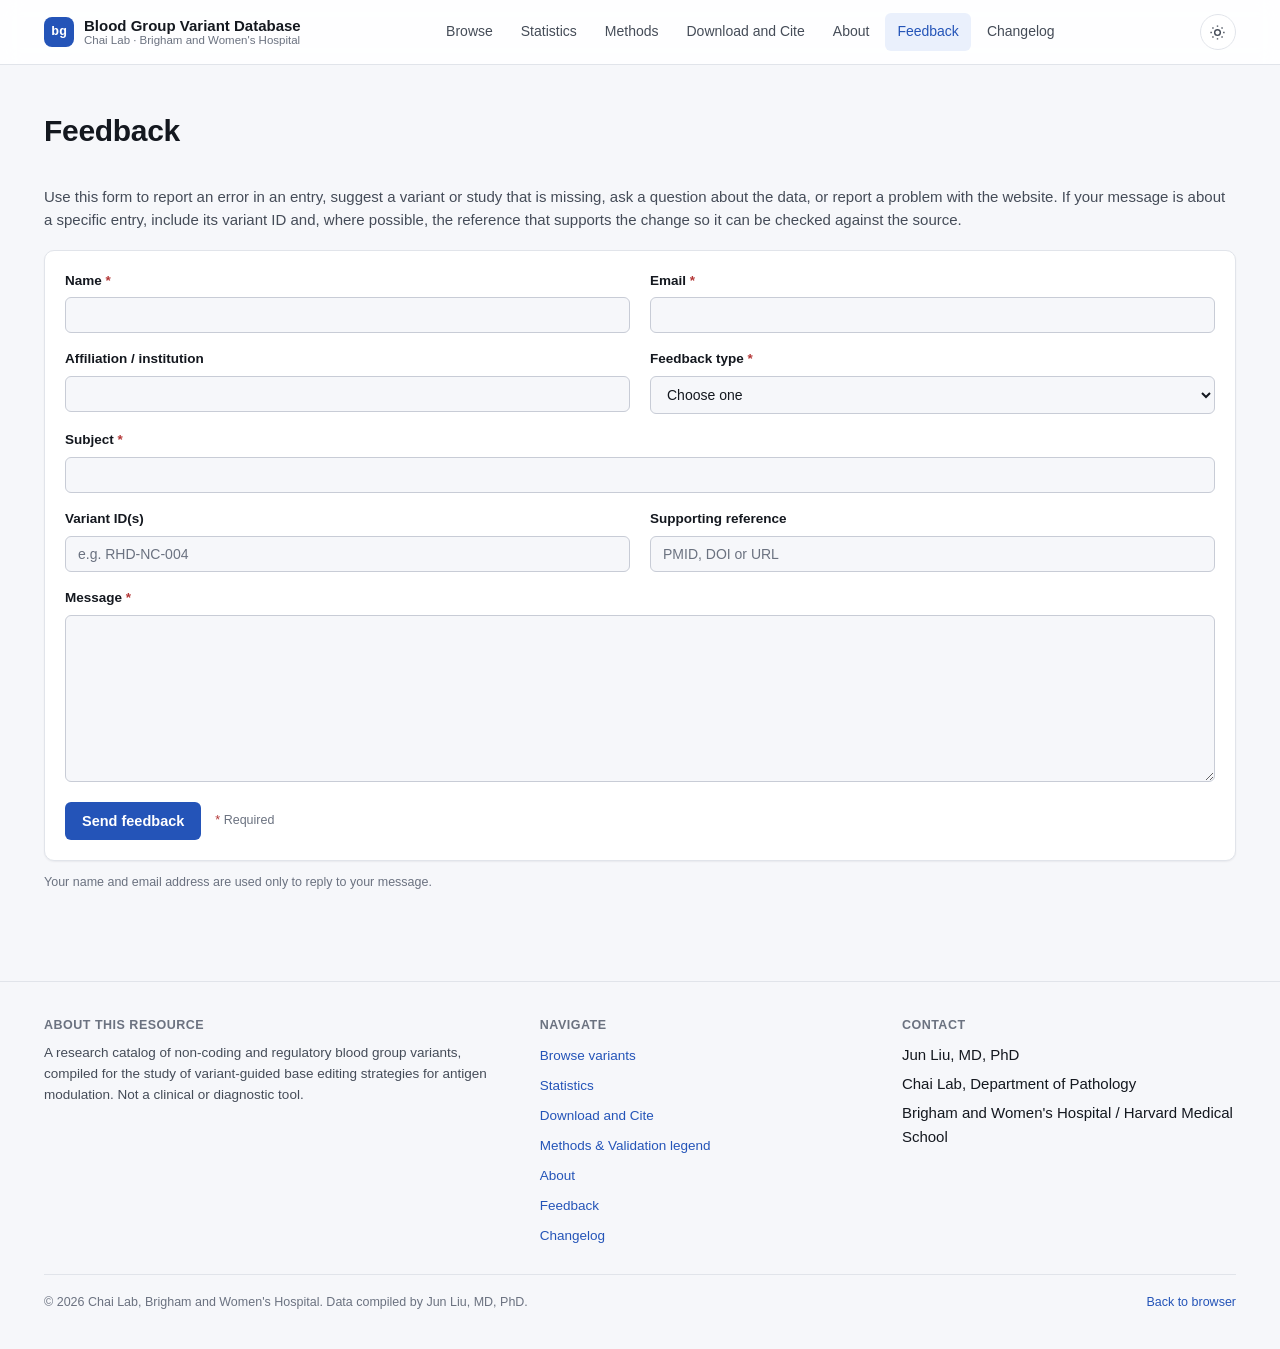
<file: feedback.html>
<!DOCTYPE html>
<html lang="en">
<head>
<meta charset="UTF-8">
<meta name="viewport" content="width=device-width, initial-scale=1.0">
<title>Feedback: Blood Group Variant Database</title>
<meta name="description" content="Send corrections, missing variants or studies, questions, and website problems to the Blood Group Variant Database team.">
<link rel="stylesheet" href="assets/style.css">
</head>
<body>

<nav class="site-nav">
  <div class="wrap">
    <a class="brand" href="index.html">
      <span class="brand-mark">bg</span>
      <span class="brand-text">Blood Group Variant Database<small>Chai Lab · Brigham and Women's Hospital</small></span>
    </a>
    <div class="nav-links">
      <a href="index.html">Browse</a>
      <a href="stats.html">Statistics</a>
      <a href="methods.html">Methods</a>
      <a href="download-cite.html">Download and Cite</a>
      <a href="about.html">About</a>
      <a href="feedback.html" aria-current="page">Feedback</a>
      <a href="changelog.html">Changelog</a>
    </div>
    <div class="nav-right">
      <button class="theme-toggle" data-theme-toggle aria-label="Toggle dark mode">
        <svg class="icon-sun" viewBox="0 0 24 24" fill="none" stroke="currentColor" stroke-width="2"><circle cx="12" cy="12" r="4"/><path d="M12 2v2M12 20v2M4.9 4.9l1.4 1.4M17.7 17.7l1.4 1.4M2 12h2M20 12h2M4.9 19.1l1.4-1.4M17.7 6.3l1.4-1.4"/></svg>
        <svg class="icon-moon" viewBox="0 0 24 24" fill="none" stroke="currentColor" stroke-width="2"><path d="M21 12.8A9 9 0 1111.2 3a7 7 0 009.8 9.8z"/></svg>
      </button>
    </div>
  </div>
</nav>

<main class="content-page">
  <div class="wrap">
    <div class="page-head">
      <h1>Feedback</h1>
    </div>

    <section>
      <div class="prose">
        <p>Use this form to report an error in an entry, suggest a variant or study that is missing, ask a question about the data, or report a problem with the website. If your message is about a specific entry, include its variant ID and, where possible, the reference that supports the change so it can be checked against the source.</p>
      </div>

      <form id="feedback-form" class="feedback-form card" action="https://formsubmit.co/suriyensubramaniam@gmail.com" method="POST">
        <input type="hidden" name="_subject" value="Blood Group Variant Database feedback">
        <input type="hidden" name="_template" value="table">
        <!-- spam trap: left empty by people, filled in by bots -->
        <input type="text" name="_honey" class="visually-hidden" tabindex="-1" autocomplete="off" aria-hidden="true">

        <div class="form-grid">
          <div class="form-field">
            <label for="fb-name">Name <span class="req" aria-hidden="true">*</span></label>
            <input id="fb-name" name="name" type="text" autocomplete="name" required>
          </div>
          <div class="form-field">
            <label for="fb-email">Email <span class="req" aria-hidden="true">*</span></label>
            <input id="fb-email" name="email" type="email" autocomplete="email" required>
          </div>
          <div class="form-field">
            <label for="fb-affiliation">Affiliation / institution</label>
            <input id="fb-affiliation" name="affiliation" type="text" autocomplete="organization">
          </div>
          <div class="form-field">
            <label for="fb-type">Feedback type <span class="req" aria-hidden="true">*</span></label>
            <select id="fb-type" name="feedback_type" required>
              <option value="">Choose one</option>
              <option>Correction to an existing entry</option>
              <option>Missing variant or study</option>
              <option>Question about the data</option>
              <option>Website problem</option>
              <option>Other</option>
            </select>
          </div>
          <div class="form-field form-field-wide">
            <label for="fb-subject">Subject <span class="req" aria-hidden="true">*</span></label>
            <input id="fb-subject" name="subject" type="text" required>
          </div>
          <div class="form-field">
            <label for="fb-variant">Variant ID(s)</label>
            <input id="fb-variant" name="variant_ids" type="text" placeholder="e.g. RHD-NC-004">
          </div>
          <div class="form-field">
            <label for="fb-reference">Supporting reference</label>
            <input id="fb-reference" name="reference" type="text" placeholder="PMID, DOI or URL">
          </div>
          <div class="form-field form-field-wide">
            <label for="fb-message">Message <span class="req" aria-hidden="true">*</span></label>
            <textarea id="fb-message" name="message" rows="7" required></textarea>
          </div>
        </div>

        <div class="form-actions">
          <button type="submit" class="btn btn-primary">Send feedback</button>
          <span class="form-hint"><span class="req" aria-hidden="true">*</span> Required</span>
        </div>
        <div class="form-status" id="feedback-status" role="status" aria-live="polite"></div>
      </form>

      <p class="form-note">Your name and email address are used only to reply to your message.</p>
    </section>
  </div>
</main>

<footer class="site-footer">
  <div class="wrap">
    <div class="footer-grid">
      <div>
        <h4>About this resource</h4>
        <p>A research catalog of non-coding and regulatory blood group variants, compiled for the study of variant-guided base editing strategies for antigen modulation. Not a clinical or diagnostic tool.</p>
      </div>
      <div>
        <h4>Navigate</h4>
        <ul>
          <li><a href="index.html">Browse variants</a></li>
          <li><a href="stats.html">Statistics</a></li>
          <li><a href="download-cite.html">Download and Cite</a></li>
          <li><a href="methods.html">Methods &amp; Validation legend</a></li>
          <li><a href="about.html">About</a></li>
          <li><a href="feedback.html">Feedback</a></li>
          <li><a href="changelog.html">Changelog</a></li>
        </ul>
      </div>
      <div>
        <h4>Contact</h4>
        <ul>
          <li>Jun Liu, MD, PhD</li>
          <li>Chai Lab, Department of Pathology</li>
          <li>Brigham and Women's Hospital / Harvard Medical School</li>
        </ul>
      </div>
    </div>
    <div class="footer-bottom">
      <span>&copy; <span id="site-year"></span> Chai Lab, Brigham and Women's Hospital. Data compiled by Jun Liu, MD, PhD.</span>
      <span><a href="index.html">Back to browser</a></span>
    </div>
  </div>
</footer>

<script src="assets/app.js"></script>
</body>
</html>
</file>
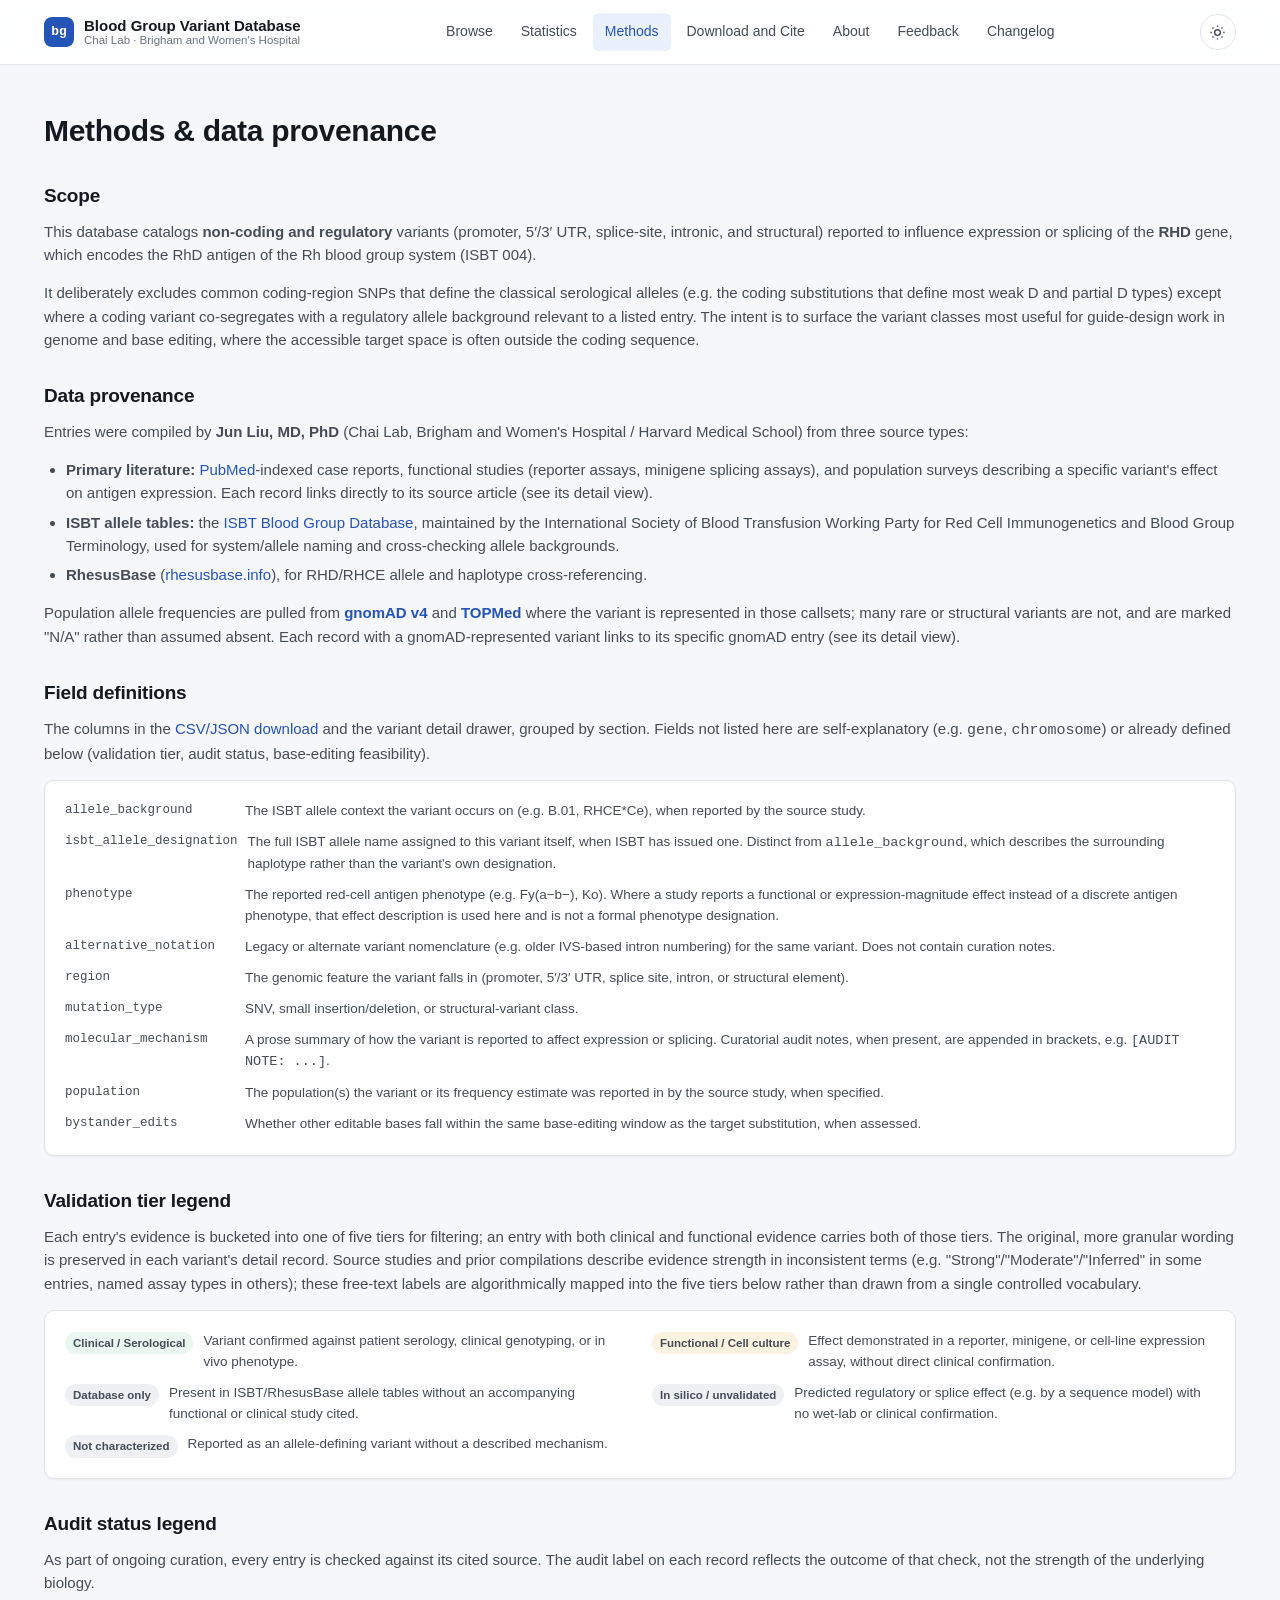
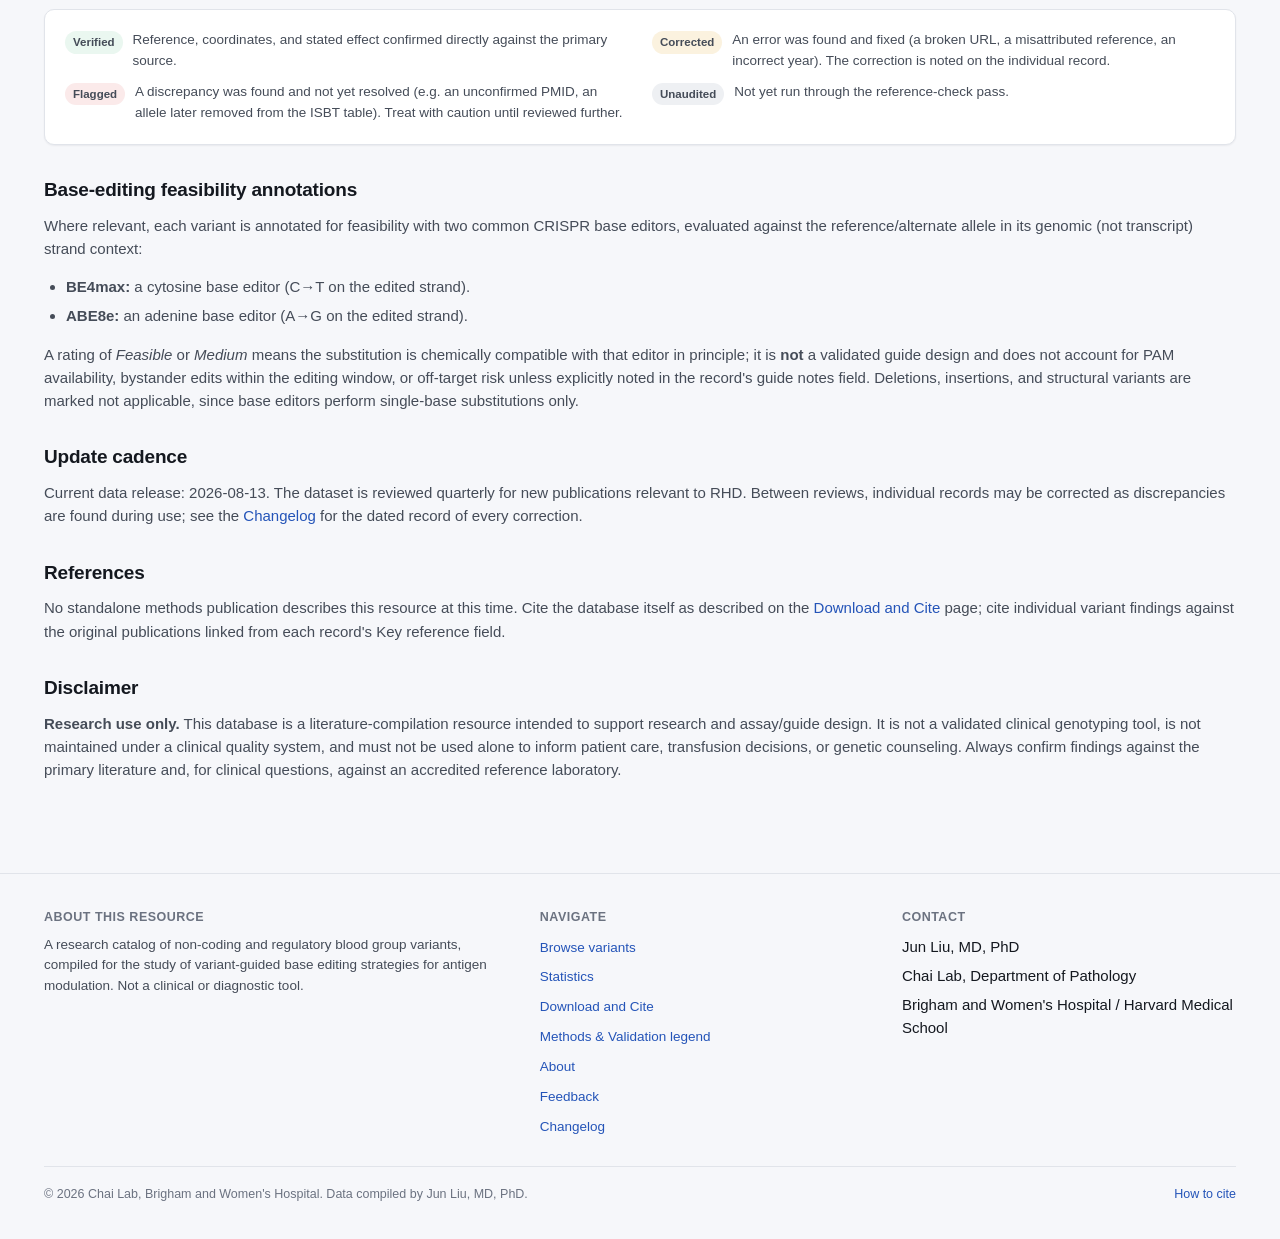
<file: methods.html>
<!DOCTYPE html>
<html lang="en">
<head>
<meta charset="UTF-8">
<meta name="viewport" content="width=device-width, initial-scale=1.0">
<title>Methods & Data Provenance: Blood Group Variant Database</title>
<meta name="description" content="How the Blood Group Non-Coding Variant Database was compiled: scope, evidence tiers, audit process, and base-editing feasibility scoring.">
<link rel="stylesheet" href="assets/style.css">
</head>
<body>

<nav class="site-nav">
  <div class="wrap">
    <a class="brand" href="index.html">
      <span class="brand-mark">bg</span>
      <span class="brand-text">Blood Group Variant Database<small>Chai Lab · Brigham and Women's Hospital</small></span>
    </a>
    <div class="nav-links">
      <a href="index.html">Browse</a>
      <a href="stats.html">Statistics</a>
      <a href="methods.html" aria-current="page">Methods</a>
      <a href="download-cite.html">Download and Cite</a>
      <a href="about.html">About</a>
      <a href="feedback.html">Feedback</a>
      <a href="changelog.html">Changelog</a>
    </div>
    <div class="nav-right">
      <button class="theme-toggle" data-theme-toggle aria-label="Toggle dark mode">
        <svg class="icon-sun" viewBox="0 0 24 24" fill="none" stroke="currentColor" stroke-width="2"><circle cx="12" cy="12" r="4"/><path d="M12 2v2M12 20v2M4.9 4.9l1.4 1.4M17.7 17.7l1.4 1.4M2 12h2M20 12h2M4.9 19.1l1.4-1.4M17.7 6.3l1.4-1.4"/></svg>
        <svg class="icon-moon" viewBox="0 0 24 24" fill="none" stroke="currentColor" stroke-width="2"><path d="M21 12.8A9 9 0 1111.2 3a7 7 0 009.8 9.8z"/></svg>
      </button>
    </div>
  </div>
</nav>

<main class="content-page">
  <div class="wrap">
    <div class="page-head">
      <h1>Methods &amp; data provenance</h1>
    </div>

    <section id="scope">
      <h2>Scope</h2>
      <div class="prose">
        <p>This database catalogs <strong>non-coding and regulatory</strong> variants (promoter, 5&prime;/3&prime; UTR, splice-site, intronic, and structural) reported to influence expression or splicing of the <strong>RHD</strong> gene, which encodes the RhD antigen of the Rh blood group system (ISBT 004).</p>
        <p>It deliberately excludes common coding-region SNPs that define the classical serological alleles (e.g. the coding substitutions that define most weak D and partial D types) except where a coding variant co-segregates with a regulatory allele background relevant to a listed entry. The intent is to surface the variant classes most useful for guide-design work in genome and base editing, where the accessible target space is often outside the coding sequence.</p>
      </div>
    </section>

    <section id="provenance">
      <h2>Data provenance</h2>
      <div class="prose">
        <p>Entries were compiled by <strong>Jun Liu, MD, PhD</strong> (Chai Lab, Brigham and Women's Hospital / Harvard Medical School) from three source types:</p>
        <ul>
          <li><strong>Primary literature:</strong> <a href="https://pubmed.ncbi.nlm.nih.gov/" target="_blank" rel="noopener">PubMed</a>-indexed case reports, functional studies (reporter assays, minigene splicing assays), and population surveys describing a specific variant's effect on antigen expression. Each record links directly to its source article (see its detail view).</li>
          <li><strong>ISBT allele tables:</strong> the <a href="https://blooddatabase.isbtweb.org/" target="_blank" rel="noopener">ISBT Blood Group Database</a>, maintained by the International Society of Blood Transfusion Working Party for Red Cell Immunogenetics and Blood Group Terminology, used for system/allele naming and cross-checking allele backgrounds.</li>
          <li><strong>RhesusBase</strong> (<a href="http://www.rhesusbase.info" target="_blank" rel="noopener">rhesusbase.info</a>), for RHD/RHCE allele and haplotype cross-referencing.</li>
        </ul>
        <p>Population allele frequencies are pulled from <a href="https://gnomad.broadinstitute.org/" target="_blank" rel="noopener"><strong>gnomAD v4</strong></a> and <a href="https://topmed.nhlbi.nih.gov/" target="_blank" rel="noopener"><strong>TOPMed</strong></a> where the variant is represented in those callsets; many rare or structural variants are not, and are marked "N/A" rather than assumed absent. Each record with a gnomAD-represented variant links to its specific gnomAD entry (see its detail view).</p>
      </div>
    </section>

    <section id="field-definitions">
      <h2>Field definitions</h2>
      <div class="prose">
        <p>The columns in the <a href="download-cite.html#download">CSV/JSON download</a> and the variant detail drawer, grouped by section. Fields not listed here are self-explanatory (e.g. <code>gene</code>, <code>chromosome</code>) or already defined below (validation tier, audit status, base-editing feasibility).</p>
      </div>
      <div class="card">
        <div class="legend-grid" style="grid-template-columns: 1fr;">
          <div class="legend-row"><span class="mono" style="min-width:170px; flex:none; font-size:12.5px">allele_background</span><span>The ISBT allele context the variant occurs on (e.g. B.01, RHCE*Ce), when reported by the source study.</span></div>
          <div class="legend-row"><span class="mono" style="min-width:170px; flex:none; font-size:12.5px">isbt_allele_designation</span><span>The full ISBT allele name assigned to this variant itself, when ISBT has issued one. Distinct from <code>allele_background</code>, which describes the surrounding haplotype rather than the variant's own designation.</span></div>
          <div class="legend-row"><span class="mono" style="min-width:170px; flex:none; font-size:12.5px">phenotype</span><span>The reported red-cell antigen phenotype (e.g. Fy(a&minus;b&minus;), Ko). Where a study reports a functional or expression-magnitude effect instead of a discrete antigen phenotype, that effect description is used here and is not a formal phenotype designation.</span></div>
          <div class="legend-row"><span class="mono" style="min-width:170px; flex:none; font-size:12.5px">alternative_notation</span><span>Legacy or alternate variant nomenclature (e.g. older IVS-based intron numbering) for the same variant. Does not contain curation notes.</span></div>
          <div class="legend-row"><span class="mono" style="min-width:170px; flex:none; font-size:12.5px">region</span><span>The genomic feature the variant falls in (promoter, 5&prime;/3&prime; UTR, splice site, intron, or structural element).</span></div>
          <div class="legend-row"><span class="mono" style="min-width:170px; flex:none; font-size:12.5px">mutation_type</span><span>SNV, small insertion/deletion, or structural-variant class.</span></div>
          <div class="legend-row"><span class="mono" style="min-width:170px; flex:none; font-size:12.5px">molecular_mechanism</span><span>A prose summary of how the variant is reported to affect expression or splicing. Curatorial audit notes, when present, are appended in brackets, e.g. <code>[AUDIT NOTE: ...]</code>.</span></div>
          <div class="legend-row"><span class="mono" style="min-width:170px; flex:none; font-size:12.5px">population</span><span>The population(s) the variant or its frequency estimate was reported in by the source study, when specified.</span></div>
          <div class="legend-row"><span class="mono" style="min-width:170px; flex:none; font-size:12.5px">bystander_edits</span><span>Whether other editable bases fall within the same base-editing window as the target substitution, when assessed.</span></div>
        </div>
      </div>
    </section>

    <section id="validation-tiers">
      <h2>Validation tier legend</h2>
      <p>Each entry's evidence is bucketed into one of five tiers for filtering; an entry with both clinical and functional evidence carries both of those tiers. The original, more granular wording is preserved in each variant's detail record. Source studies and prior compilations describe evidence strength in inconsistent terms (e.g. "Strong"/"Moderate"/"Inferred" in some entries, named assay types in others); these free-text labels are algorithmically mapped into the five tiers below rather than drawn from a single controlled vocabulary.</p>
      <div class="card">
        <div class="legend-grid">
          <div class="legend-row"><span class="badge badge-good">Clinical / Serological</span><span>Variant confirmed against patient serology, clinical genotyping, or in vivo phenotype.</span></div>
          <div class="legend-row"><span class="badge badge-mid">Functional / Cell culture</span><span>Effect demonstrated in a reporter, minigene, or cell-line expression assay, without direct clinical confirmation.</span></div>
          <div class="legend-row"><span class="badge badge-low">Database only</span><span>Present in ISBT/RhesusBase allele tables without an accompanying functional or clinical study cited.</span></div>
          <div class="legend-row"><span class="badge badge-low">In silico / unvalidated</span><span>Predicted regulatory or splice effect (e.g. by a sequence model) with no wet-lab or clinical confirmation.</span></div>
          <div class="legend-row"><span class="badge badge-low">Not characterized</span><span>Reported as an allele-defining variant without a described mechanism.</span></div>
        </div>
      </div>
    </section>

    <section>
      <h2>Audit status legend</h2>
      <p>As part of ongoing curation, every entry is checked against its cited source. The audit label on each record reflects the outcome of that check, not the strength of the underlying biology.</p>
      <div class="card">
        <div class="legend-grid">
          <div class="legend-row"><span class="badge badge-good">Verified</span><span>Reference, coordinates, and stated effect confirmed directly against the primary source.</span></div>
          <div class="legend-row"><span class="badge badge-mid">Corrected</span><span>An error was found and fixed (a broken URL, a misattributed reference, an incorrect year). The correction is noted on the individual record.</span></div>
          <div class="legend-row"><span class="badge badge-flag">Flagged</span><span>A discrepancy was found and not yet resolved (e.g. an unconfirmed PMID, an allele later removed from the ISBT table). Treat with caution until reviewed further.</span></div>
          <div class="legend-row"><span class="badge badge-low">Unaudited</span><span>Not yet run through the reference-check pass.</span></div>
        </div>
      </div>
    </section>

    <section id="base-editing">
      <h2>Base-editing feasibility annotations</h2>
      <div class="prose">
        <p>Where relevant, each variant is annotated for feasibility with two common CRISPR base editors, evaluated against the reference/alternate allele in its genomic (not transcript) strand context:</p>
        <ul>
          <li><strong>BE4max:</strong> a cytosine base editor (C&rarr;T on the edited strand).</li>
          <li><strong>ABE8e:</strong> an adenine base editor (A&rarr;G on the edited strand).</li>
        </ul>
        <p>A rating of <em>Feasible</em> or <em>Medium</em> means the substitution is chemically compatible with that editor in principle; it is <strong>not</strong> a validated guide design and does not account for PAM availability, bystander edits within the editing window, or off-target risk unless explicitly noted in the record's guide notes field. Deletions, insertions, and structural variants are marked not applicable, since base editors perform single-base substitutions only.</p>
      </div>
    </section>

    <section>
      <h2>Update cadence</h2>
      <div class="prose">
        <p>Current data release: 2026-08-13. The dataset is reviewed quarterly for new publications relevant to RHD. Between reviews, individual records may be corrected as discrepancies are found during use; see the <a href="changelog.html">Changelog</a> for the dated record of every correction.</p>
      </div>
    </section>

    <section>
      <h2>References</h2>
      <div class="prose">
        <p>No standalone methods publication describes this resource at this time. Cite the database itself as described on the <a href="download-cite.html#cite">Download and Cite</a> page; cite individual variant findings against the original publications linked from each record's Key reference field.</p>
      </div>
    </section>

    <section>
      <h2>Disclaimer</h2>
      <div class="prose">
        <p><strong>Research use only.</strong> This database is a literature-compilation resource intended to support research and assay/guide design. It is not a validated clinical genotyping tool, is not maintained under a clinical quality system, and must not be used alone to inform patient care, transfusion decisions, or genetic counseling. Always confirm findings against the primary literature and, for clinical questions, against an accredited reference laboratory.</p>
      </div>
    </section>
  </div>
</main>

<footer class="site-footer">
  <div class="wrap">
    <div class="footer-grid">
      <div>
        <h4>About this resource</h4>
        <p>A research catalog of non-coding and regulatory blood group variants, compiled for the study of variant-guided base editing strategies for antigen modulation. Not a clinical or diagnostic tool.</p>
      </div>
      <div>
        <h4>Navigate</h4>
        <ul>
          <li><a href="index.html">Browse variants</a></li>
          <li><a href="stats.html">Statistics</a></li>
          <li><a href="download-cite.html">Download and Cite</a></li>
          <li><a href="methods.html">Methods &amp; Validation legend</a></li>
          <li><a href="about.html">About</a></li>
          <li><a href="feedback.html">Feedback</a></li>
          <li><a href="changelog.html">Changelog</a></li>
        </ul>
      </div>
      <div>
        <h4>Contact</h4>
        <ul>
          <li>Jun Liu, MD, PhD</li>
          <li>Chai Lab, Department of Pathology</li>
          <li>Brigham and Women's Hospital / Harvard Medical School</li>
        </ul>
      </div>
    </div>
    <div class="footer-bottom">
      <span>&copy; <span id="site-year"></span> Chai Lab, Brigham and Women's Hospital. Data compiled by Jun Liu, MD, PhD.</span>
      <span><a href="download-cite.html#cite">How to cite</a></span>
    </div>
  </div>
</footer>

<script src="assets/app.js"></script>
</body>
</html>
</file>
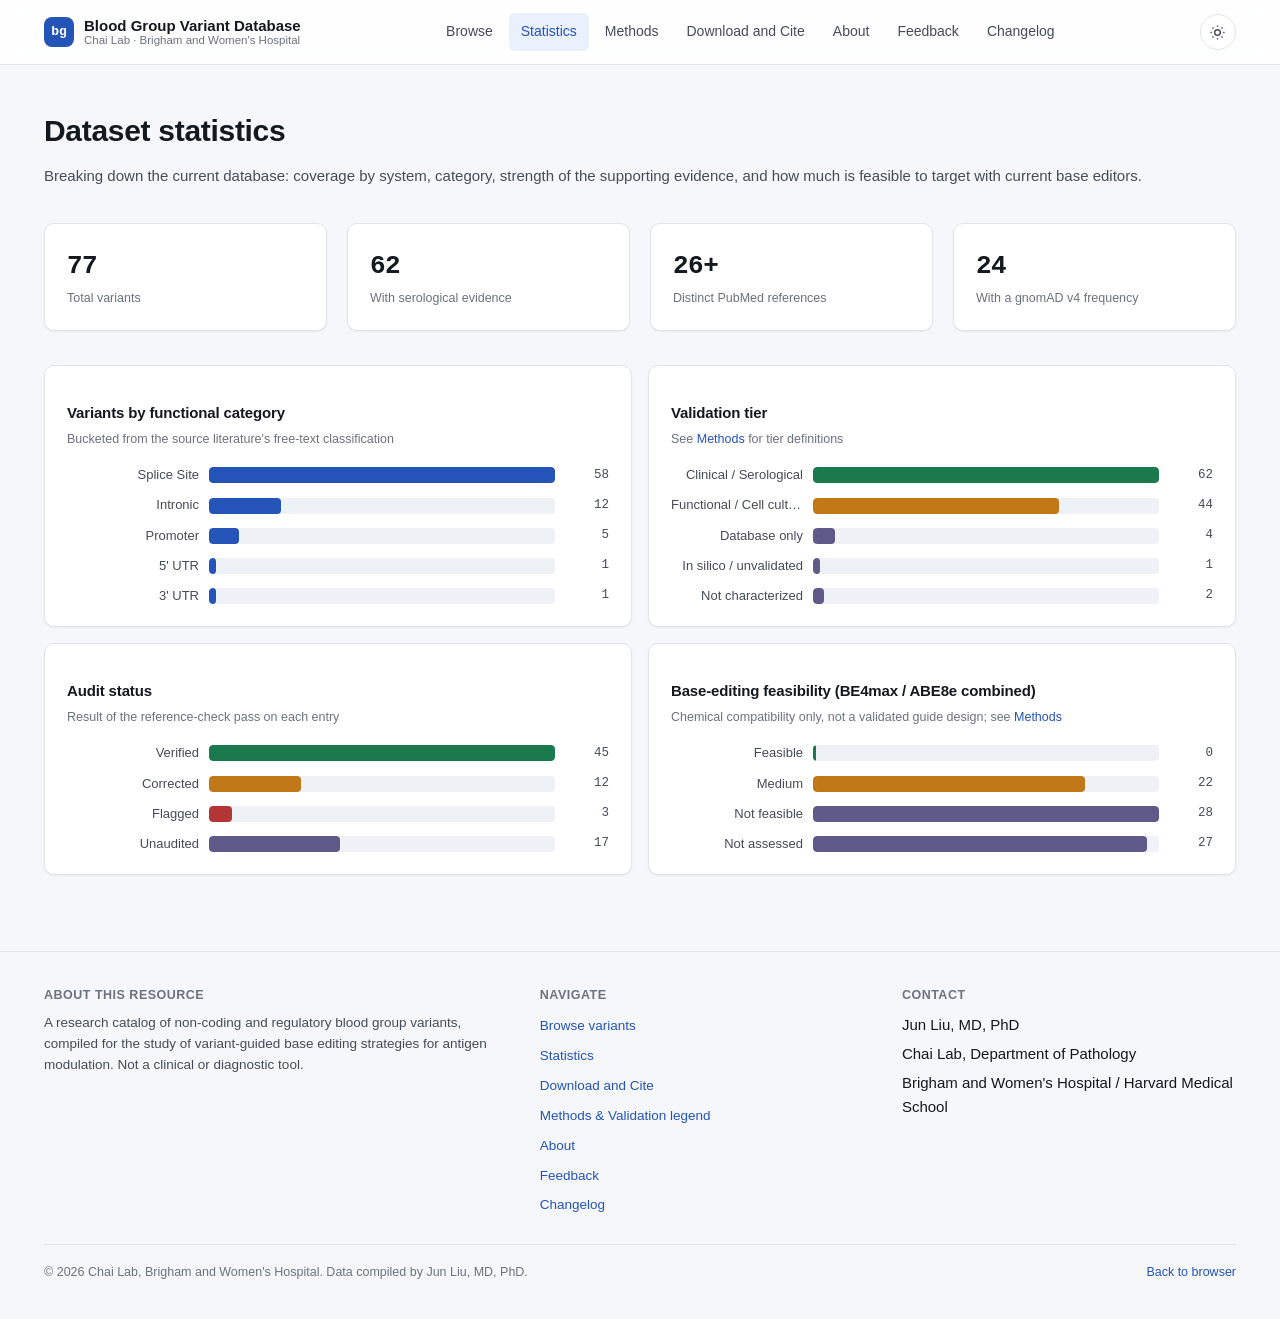
<file: stats.html>
<!DOCTYPE html>
<html lang="en">
<head>
<meta charset="UTF-8">
<meta name="viewport" content="width=device-width, initial-scale=1.0">
<title>Statistics: Blood Group Variant Database</title>
<meta name="description" content="Dataset statistics for the Blood Group Non-Coding Variant Database: coverage by system, category, evidence tier, and base-editing feasibility.">
<link rel="stylesheet" href="assets/style.css">
</head>
<body>

<nav class="site-nav">
  <div class="wrap">
    <a class="brand" href="index.html">
      <span class="brand-mark">bg</span>
      <span class="brand-text">Blood Group Variant Database<small>Chai Lab · Brigham and Women's Hospital</small></span>
    </a>
    <div class="nav-links">
      <a href="index.html">Browse</a>
      <a href="stats.html" aria-current="page">Statistics</a>
      <a href="methods.html">Methods</a>
      <a href="download-cite.html">Download and Cite</a>
      <a href="about.html">About</a>
      <a href="feedback.html">Feedback</a>
      <a href="changelog.html">Changelog</a>
    </div>
    <div class="nav-right">
      <button class="theme-toggle" data-theme-toggle aria-label="Toggle dark mode">
        <svg class="icon-sun" viewBox="0 0 24 24" fill="none" stroke="currentColor" stroke-width="2"><circle cx="12" cy="12" r="4"/><path d="M12 2v2M12 20v2M4.9 4.9l1.4 1.4M17.7 17.7l1.4 1.4M2 12h2M20 12h2M4.9 19.1l1.4-1.4M17.7 6.3l1.4-1.4"/></svg>
        <svg class="icon-moon" viewBox="0 0 24 24" fill="none" stroke="currentColor" stroke-width="2"><path d="M21 12.8A9 9 0 1111.2 3a7 7 0 009.8 9.8z"/></svg>
      </button>
    </div>
  </div>
</nav>

<main class="content-page" id="stats-root">
  <div class="wrap">
    <div class="page-head">
      <h1>Dataset statistics</h1>
      <p class="lede">Breaking down the current database: coverage by system, category, strength of the supporting evidence, and how much is feasible to target with current base editors.</p>
    </div>

    <section>
      <div class="grid-4" style="margin-bottom: 8px;">
        <div class="stat-panel" style="text-align:left"><div class="stat-num" id="stat-total">...</div><div class="stat-label">Total variants</div></div>
        <div class="stat-panel" style="text-align:left"><div class="stat-num" id="stat-serology">...</div><div class="stat-label">With serological evidence</div></div>
        <div class="stat-panel" style="text-align:left"><div class="stat-num" id="stat-refs">...</div><div class="stat-label">Distinct PubMed references</div></div>
        <div class="stat-panel" style="text-align:left"><div class="stat-num" id="stat-af">...</div><div class="stat-label">With a gnomAD v4 frequency</div></div>
      </div>
    </section>

    <section>
      <div class="grid-2" id="chart-grid">
        <div class="chart-card">
          <h3>Variants by functional category</h3>
          <div class="chart-sub">Bucketed from the source literature's free-text classification</div>
          <div class="bar-rows" id="chart-category"></div>
        </div>
        <div class="chart-card">
          <h3>Validation tier</h3>
          <div class="chart-sub">See <a href="methods.html#validation-tiers">Methods</a> for tier definitions</div>
          <div class="bar-rows" id="chart-validation"></div>
        </div>
        <div class="chart-card">
          <h3>Audit status</h3>
          <div class="chart-sub">Result of the reference-check pass on each entry</div>
          <div class="bar-rows" id="chart-audit"></div>
        </div>
        <div class="chart-card">
          <h3>Base-editing feasibility (BE4max / ABE8e combined)</h3>
          <div class="chart-sub">Chemical compatibility only, not a validated guide design; see <a href="methods.html#base-editing">Methods</a></div>
          <div class="bar-rows" id="chart-be"></div>
        </div>
      </div>
    </section>
  </div>
</main>

<footer class="site-footer">
  <div class="wrap">
    <div class="footer-grid">
      <div>
        <h4>About this resource</h4>
        <p>A research catalog of non-coding and regulatory blood group variants, compiled for the study of variant-guided base editing strategies for antigen modulation. Not a clinical or diagnostic tool.</p>
      </div>
      <div>
        <h4>Navigate</h4>
        <ul>
          <li><a href="index.html">Browse variants</a></li>
          <li><a href="stats.html">Statistics</a></li>
          <li><a href="download-cite.html">Download and Cite</a></li>
          <li><a href="methods.html">Methods &amp; Validation legend</a></li>
          <li><a href="about.html">About</a></li>
          <li><a href="feedback.html">Feedback</a></li>
          <li><a href="changelog.html">Changelog</a></li>
        </ul>
      </div>
      <div>
        <h4>Contact</h4>
        <ul>
          <li>Jun Liu, MD, PhD</li>
          <li>Chai Lab, Department of Pathology</li>
          <li>Brigham and Women's Hospital / Harvard Medical School</li>
        </ul>
      </div>
    </div>
    <div class="footer-bottom">
      <span>&copy; <span id="site-year"></span> Chai Lab, Brigham and Women's Hospital. Data compiled by Jun Liu, MD, PhD.</span>
      <span><a href="index.html">Back to browser</a></span>
    </div>
  </div>
</footer>

<script src="assets/data.js"></script>
<script src="assets/app.js"></script>
</body>
</html>
</file>
<file: assets/style.css>
/* ====================================================================
   Blood Group Variant Database: shared styles
   Design language: clinical-genomics resource (ISBT / BGMUT structure,
   gnomAD-style browser density). One accent color, one type system,
   light by default; dark via the manual toggle.
   ==================================================================== */

*, *::before, *::after { box-sizing: border-box; }

:root {
  --font-sans: -apple-system, BlinkMacSystemFont, "Segoe UI", ui-sans-serif, Roboto, Helvetica, Arial, sans-serif;
  --font-mono: ui-monospace, "SF Mono", "Cascadia Mono", "JetBrains Mono", Menlo, Consolas, monospace;

  --ink: #14181f;
  --ink-soft: #454c58;
  --muted: #6b7280;
  --paper: #f6f7fa;
  --surface: #ffffff;
  --surface-raised: #ffffff;
  --border: #e1e4ea;
  --border-strong: #c8ccd6;
  --accent: #2454b8;
  --accent-ink: #ffffff;
  --accent-soft: #eaf0fc;
  --accent-soft-border: #c9d9f5;
  --focus: #2454b8;
  --code-bg: #eef1f6;

  --tier-good: #1b7a4d;
  --tier-good-bg: #eaf7f0;
  --tier-mid: #c17817;
  --tier-mid-bg: #fbf2df;
  --tier-low: #5f5a8a;
  --tier-low-bg: #eef0f3;
  --tier-flag: #b33636;
  --tier-flag-bg: #fbeaea;

  --shadow-sm: 0 1px 2px rgba(20, 24, 31, 0.06);
  --shadow-md: 0 6px 20px rgba(20, 24, 31, 0.08);
  --radius: 10px;
  --radius-sm: 6px;
  --nav-h: 64px;
}

:root[data-theme="dark"] {
  --ink: #e8eaf0;
  --ink-soft: #b7bcc8;
  --muted: #8a90a0;
  --paper: #0e1013;
  --surface: #15181d;
  --surface-raised: #1a1e25;
  --border: #262b34;
  --border-strong: #363c48;
  --accent: #6f9aef;
  --accent-ink: #0e1013;
  --accent-soft: #182236;
  --accent-soft-border: #29385c;
  --focus: #6f9aef;
  --code-bg: #1b1f27;

  --tier-good: #57c98c;
  --tier-good-bg: #10251b;
  --tier-mid: #e8b64a;
  --tier-mid-bg: #2a2110;
  --tier-low: #a89ee0;
  --tier-low-bg: #1c1f25;
  --tier-flag: #e88a8a;
  --tier-flag-bg: #2a1414;

  --shadow-sm: 0 1px 2px rgba(0, 0, 0, 0.3);
  --shadow-md: 0 10px 30px rgba(0, 0, 0, 0.4);
}

html { color-scheme: light; }
/* keep anchor targets clear of the sticky nav */
html { scroll-padding-top: calc(var(--nav-h) + 16px); }
/* follow the manual theme toggle for native controls (checkboxes, scrollbars) */
html[data-theme="light"] { color-scheme: light; }
html[data-theme="dark"] { color-scheme: dark; }

body {
  margin: 0;
  background: var(--paper);
  color: var(--ink);
  font-family: var(--font-sans);
  font-size: 15px;
  line-height: 1.55;
  -webkit-font-smoothing: antialiased;
}

a { color: var(--accent); text-decoration: none; }
a:hover { text-decoration: underline; }
a:focus-visible, button:focus-visible, input:focus-visible, select:focus-visible, [tabindex]:focus-visible {
  outline: 2px solid var(--focus);
  outline-offset: 2px;
}

.wrap { max-width: 1240px; margin: 0 auto; padding: 0 24px; }

code, .mono { font-family: var(--font-mono); }

h1, h2, h3, h4 { line-height: 1.2; margin: 0 0 0.5em; font-weight: 650; letter-spacing: -0.01em; }
p { margin: 0 0 1em; color: var(--ink-soft); }

/* ---------- top nav ---------- */
.site-nav {
  position: sticky; top: 0; z-index: 40;
  background: color-mix(in srgb, var(--surface) 88%, transparent);
  backdrop-filter: blur(10px) saturate(140%);
  -webkit-backdrop-filter: blur(10px) saturate(140%);
  border-bottom: 1px solid var(--border);
}
.site-nav .wrap { display: flex; align-items: center; justify-content: space-between; gap: 20px; width: 100%; height: var(--nav-h); }
.brand { display: flex; align-items: center; gap: 10px; color: var(--ink); font-weight: 650; font-size: 15px; }
.brand:hover { text-decoration: none; }
.brand-mark {
  width: 30px; height: 30px; border-radius: 8px;
  background: var(--accent); color: var(--accent-ink);
  display: flex; align-items: center; justify-content: center;
  font-family: var(--font-mono); font-weight: 700; font-size: 13px;
  flex: none;
}
.brand-text { display: flex; flex-direction: column; line-height: 1.15; }
.brand-text small { font-weight: 500; color: var(--muted); font-size: 11.5px; }
/* phones: keep the title and the lab line on one line each */
@media (max-width: 640px) {
  .site-nav .wrap { padding: 0 16px; gap: 12px; }
  .brand { font-size: 13px; gap: 8px; min-width: 0; }
  .brand-text { min-width: 0; white-space: nowrap; overflow: hidden; }
  .brand-text small { font-size: 10px; overflow: hidden; text-overflow: ellipsis; }
}

.nav-links { display: flex; align-items: center; gap: 4px; }
.nav-links a {
  color: var(--ink-soft); font-size: 14px; font-weight: 500;
  padding: 8px 12px; border-radius: var(--radius-sm);
}
.nav-links a:hover { color: var(--ink); background: var(--code-bg); text-decoration: none; }
.nav-links a[aria-current="page"] { color: var(--accent); background: var(--accent-soft); }

.theme-toggle {
  border: 1px solid var(--border); background: var(--surface); color: var(--ink-soft);
  width: 36px; height: 36px; border-radius: 999px; cursor: pointer;
  display: flex; align-items: center; justify-content: center; flex: none;
}
.theme-toggle:hover { border-color: var(--border-strong); color: var(--ink); }
.theme-toggle svg { width: 17px; height: 17px; }
.theme-toggle .icon-moon { display: none; }
:root[data-theme="dark"] .theme-toggle .icon-sun { display: none; }
:root[data-theme="dark"] .theme-toggle .icon-moon { display: block; }

.nav-right { display: flex; align-items: center; gap: 8px; }

/* narrower screens: the page tabs become a row of buttons under the title.
   The bar stops being sticky here, since the extra row would cover too much of the page. */
@media (max-width: 1120px) {
  .site-nav { position: static; }
  html { scroll-padding-top: 16px; }
  .site-nav .wrap { flex-wrap: wrap; height: auto; padding-top: 10px; padding-bottom: 12px; row-gap: 10px; }
  .nav-links { order: 3; width: 100%; flex-wrap: wrap; gap: 6px; }
  .nav-links a { border: 1px solid var(--border); background: var(--surface); padding: 6px 12px; font-size: 13px; }
  .nav-links a[aria-current="page"] { border-color: var(--accent-soft-border); }
}

/* ---------- hero ---------- */
.hero { padding: 56px 0 40px; border-bottom: 1px solid var(--border); }
.hero-grid { display: grid; grid-template-columns: 1.3fr 1fr; gap: 48px; align-items: start; }
/* walkthrough video under the hero text, above the section divider */
.demo-video { max-width: 960px; margin: 40px auto 0; }
.demo-video video {
  display: block; width: 100%; height: auto; aspect-ratio: 16 / 9; background: var(--code-bg);
  border: 1px solid var(--border); border-radius: var(--radius); box-shadow: var(--shadow-sm);
}
.demo-video figcaption { margin-top: 10px; font-size: 13px; color: var(--muted); text-align: center; }
@media (max-width: 900px) { .hero-grid { grid-template-columns: 1fr; gap: 28px; } }

.eyebrow {
  display: inline-flex; align-items: center; gap: 6px;
  font-size: 12.5px; font-weight: 600; color: var(--accent);
  background: var(--accent-soft); border: 1px solid var(--accent-soft-border);
  padding: 4px 10px; border-radius: 999px; margin-bottom: 16px;
}
.hero h1 { font-size: clamp(28px, 3.6vw, 42px); max-width: 24ch; }
.hero .lede { font-size: 16.5px; color: var(--ink-soft); }
.hero-grid > div:first-child > :last-child { margin-bottom: 0; }
.hero-actions { display: flex; gap: 10px; flex-wrap: wrap; margin-top: 22px; }

.btn {
  display: inline-flex; align-items: center; gap: 8px; white-space: nowrap;
  font-size: 14.5px; font-weight: 600; padding: 10px 16px; border-radius: var(--radius-sm);
  border: 1px solid transparent; cursor: pointer;
}
.btn:hover { text-decoration: none; }
.btn-primary { background: var(--accent); color: var(--accent-ink); }
.btn-primary:hover { filter: brightness(1.08); }
.btn-secondary { background: var(--surface); color: var(--ink); border-color: var(--border-strong); }
.btn-secondary:hover { background: var(--code-bg); }

.stat-panel {
  border: 1px solid var(--border); border-radius: var(--radius); background: var(--surface);
  padding: 22px; box-shadow: var(--shadow-sm);
}
.stat-grid { display: grid; grid-template-columns: 1fr 1fr; gap: 18px 20px; }
.stat-num { font-family: var(--font-mono); font-size: 26px; font-weight: 700; color: var(--ink); letter-spacing: -0.02em; }
.stat-label { font-size: 12.5px; color: var(--muted); margin-top: 2px; }
.stat-panel .stat-foot { margin-top: 16px; padding-top: 14px; border-top: 1px solid var(--border); font-size: 12.5px; color: var(--muted); }
/* home hero panel: stretch to the bottom of the hero text, stats spread to fill it */
.hero .stat-panel {
  align-self: stretch; display: flex; flex-direction: column; gap: 20px; padding: 28px;
}
.hero .stat-grid { flex: 1; align-content: space-evenly; gap: 24px 28px; }
.hero .stat-num { font-size: 36px; }
.hero .stat-label { font-size: 14px; margin-top: 4px; }
.hero .stat-panel .stat-foot { margin-top: 0; padding-top: 16px; font-size: 13.5px; }

/* ---------- section shell ---------- */
.section { padding: 44px 0; }
.section + .section { padding-top: 0; }
.section-head { margin-bottom: 22px; }
.section-head h2 { font-size: 22px; }

/* ---------- browser toolbar ---------- */
/* overflow stays visible so the filter dropdown panels aren't clipped */
.browser-shell { border: 1px solid var(--border); border-radius: var(--radius); background: var(--surface); }
.toolbar { padding: 16px; border-bottom: 1px solid var(--border); display: flex; flex-direction: column; gap: 12px; }

.search-row { display: flex; gap: 10px; }
.search-box { position: relative; flex: 1; }
.search-box svg { position: absolute; left: 12px; top: 50%; transform: translateY(-50%); width: 16px; height: 16px; color: var(--muted); pointer-events: none; }
.search-box input {
  width: 100%; padding: 10px 12px 10px 36px; border-radius: var(--radius-sm);
  border: 1px solid var(--border-strong); background: var(--paper); color: var(--ink); font-size: 14px;
}
.search-box input::placeholder { color: var(--muted); }

.filter-row { display: flex; gap: 10px; flex-wrap: wrap; align-items: center; }
select {
  border: 1px solid var(--border-strong); background: var(--paper); color: var(--ink);
  border-radius: var(--radius-sm); padding: 8px 10px; font-size: 13.5px; font-family: var(--font-sans);
}
/* multi-select filter dropdowns (built by app.js from the <select> markup) */
.ms { position: relative; }
.ms-btn {
  display: inline-flex; align-items: center; gap: 8px; cursor: pointer;
  border: 1px solid var(--border-strong); background: var(--paper); color: var(--ink);
  border-radius: var(--radius-sm); padding: 8px 10px; font-size: 13.5px; font-family: var(--font-sans);
}
.ms-btn svg { width: 12px; height: 12px; color: var(--muted); transition: transform .15s; }
.ms-btn[aria-expanded="true"] svg { transform: rotate(180deg); }
.ms.is-filtered .ms-btn { border-color: var(--accent); background: var(--accent-soft); }
.ms-panel {
  position: absolute; top: calc(100% + 4px); left: 0; z-index: 20;
  min-width: 220px; max-width: calc(100vw - 32px); max-height: 420px; overflow-y: auto;
  background: var(--surface-raised); border: 1px solid var(--border-strong);
  border-radius: var(--radius-sm); box-shadow: var(--shadow-md); padding: 6px;
}
.ms-panel[hidden] { display: none; }
.ms-opt {
  display: flex; align-items: center; gap: 8px; padding: 7px 8px; border-radius: 4px;
  font-size: 13.5px; cursor: pointer; white-space: nowrap;
}
.ms-opt:hover { background: var(--code-bg); }
.ms-opt input { accent-color: var(--accent); margin: 0; }
.ms-panel-clear {
  display: block; width: 100%; text-align: left; margin-top: 4px; padding: 7px 8px;
  border: none; border-top: 1px solid var(--border); background: none;
  font-size: 12.5px; color: var(--muted); cursor: pointer;
}
.ms-panel-clear:hover { color: var(--ink); }
.filter-clear {
  font-size: 13px; color: var(--muted); background: none; border: none; cursor: pointer; padding: 6px 4px;
}
.filter-clear:hover { color: var(--ink); text-decoration: underline; }
.result-count { font-size: 13px; color: var(--muted); margin-left: auto; white-space: nowrap; }

/* ---------- table ---------- */
/* the whole result set scrolls inside the table; headers stay pinned */
.table-scroll { overflow-x: hidden; overflow-y: auto; max-height: min(640px, 70vh); }
/* fixed column shares so the table always fits the box width (vertical scroll only) */
table.variant-table { width: 100%; border-collapse: collapse; font-size: 13.5px; table-layout: fixed; }
.variant-table th:nth-child(1) { width: 14%; } /* Variant */
.variant-table th:nth-child(2) { width: 20%; } /* HGVS */
.variant-table th:nth-child(3) { width: 18%; } /* Phenotype */
.variant-table th:nth-child(4) { width: 11%; } /* Category */
.variant-table th:nth-child(5) { width: 9%; }  /* gnomAD AF */
.variant-table th:nth-child(6) { width: 16%; } /* Validation */
.variant-table th:nth-child(7) { width: 12%; } /* Audit */
/* phones: drop the gnomAD AF column (still shown in the row's detail drawer),
   and let the table keep readable column widths, scrolling sideways instead */
@media (max-width: 640px) {
  .variant-table th:nth-child(5), .variant-table td:nth-child(5) { display: none; }
  .variant-table .cell-trunc { white-space: normal; overflow: visible; } /* phenotype wraps instead of "…" */
  .table-scroll { overflow-x: auto; }
  table.variant-table { min-width: 720px; }
}
.variant-table thead th {
  position: sticky; top: 0; background: var(--surface); z-index: 1;
  text-align: left; font-size: 11.5px; text-transform: uppercase; letter-spacing: 0.04em;
  color: var(--muted); font-weight: 600; padding: 10px 14px; border-bottom: 1px solid var(--border);
}
.variant-table thead th button {
  background: none; border: none; color: inherit; font: inherit; text-transform: inherit;
  letter-spacing: inherit; cursor: pointer; padding: 0; display: flex; align-items: center; gap: 4px;
}
.variant-table tbody tr { border-bottom: 1px solid var(--border); cursor: pointer; }
.variant-table tbody tr:hover { background: var(--code-bg); }
.variant-table td { padding: 10px 14px; vertical-align: top; overflow-wrap: anywhere; }
.variant-table .badge { white-space: normal; }
.variant-table td.mono { font-family: var(--font-mono); font-size: 13px; }
.cell-id { color: var(--muted); font-size: 12px; }
.cell-primary { font-weight: 600; }
.cell-sub { color: var(--muted); font-size: 12px; margin-top: 2px; }
.cell-trunc { overflow: hidden; text-overflow: ellipsis; white-space: nowrap; }

.badge {
  display: inline-flex; align-items: center; font-size: 11.5px; font-weight: 600;
  padding: 2px 8px; border-radius: 999px; white-space: nowrap; line-height: 1.6;
}
/* a variant with two validation tiers shows both badges */
.badge-stack { display: inline-flex; flex-wrap: wrap; gap: 4px; vertical-align: middle; }
.badge-good { color: var(--tier-good); background: var(--tier-good-bg); }
.badge-mid { color: var(--tier-mid); background: var(--tier-mid-bg); }
.badge-low { color: var(--tier-low); background: var(--tier-low-bg); }
.badge-flag { color: var(--tier-flag); background: var(--tier-flag-bg); }

.empty-state { padding: 60px 20px; text-align: center; color: var(--muted); }
.empty-state svg { width: 32px; height: 32px; margin-bottom: 10px; opacity: .6; }


/* ---------- detail drawer ---------- */
.drawer-overlay {
  position: fixed; inset: 0; background: rgba(10, 12, 16, 0.45); z-index: 60;
  opacity: 0; pointer-events: none; transition: opacity .18s ease;
}
.drawer-overlay.is-open { opacity: 1; pointer-events: auto; }

.drawer {
  position: fixed; top: 0; right: 0; height: 100%; width: min(560px, 100%);
  background: var(--surface); border-left: 1px solid var(--border); z-index: 61;
  transform: translateX(100%); transition: transform .2s cubic-bezier(.16,1,.3,1);
  display: flex; flex-direction: column; box-shadow: var(--shadow-md);
}
.drawer.is-open { transform: translateX(0); }
.drawer-head { padding: 18px 20px; border-bottom: 1px solid var(--border); display: flex; align-items: flex-start; justify-content: space-between; gap: 12px; }
.drawer-head h3 { font-family: var(--font-mono); font-size: 17px; margin: 0; }
.drawer-head .sub { font-size: 13px; color: var(--muted); margin-top: 4px; }
.drawer-close { border: 1px solid var(--border); background: var(--surface); border-radius: var(--radius-sm); width: 32px; height: 32px; display: flex; align-items: center; justify-content: center; cursor: pointer; flex: none; }
.drawer-close:hover { background: var(--code-bg); }
.drawer-body { padding: 18px 20px; overflow-y: auto; flex: 1; }

.field-group { margin-bottom: 20px; }
.field-group h4 { font-size: 11.5px; text-transform: uppercase; letter-spacing: .05em; color: var(--muted); margin-bottom: 10px; }
.field-list { display: grid; grid-template-columns: 1fr; gap: 10px; }
.field-row { display: grid; grid-template-columns: 130px 1fr; gap: 10px; font-size: 13.5px; }
.field-row dt { color: var(--muted); }
.field-row dd { margin: 0; color: var(--ink); word-break: break-word; }
.field-row dd.mono { font-family: var(--font-mono); font-size: 13px; }
.mech-box { background: var(--code-bg); border: 1px solid var(--border); border-radius: var(--radius-sm); padding: 12px 14px; font-size: 13.5px; color: var(--ink-soft); }
.cite-box { background: var(--accent-soft); border: 1px solid var(--accent-soft-border); border-radius: var(--radius-sm); padding: 12px 14px; font-size: 12.5px; color: var(--ink-soft); font-family: var(--font-mono); line-height: 1.6; }
.link-row { display: flex; gap: 14px; flex-wrap: wrap; }
.link-row a { font-size: 13.5px; font-weight: 600; display: inline-flex; align-items: center; gap: 5px; }

/* ---------- generic content pages (about / citation) ---------- */
.content-page { padding: 48px 0 36px; }
.content-page .page-head { margin-bottom: 36px; }
.content-page .page-head h1 { font-size: 30px; }
.content-page section { margin-bottom: 34px; }
.content-page section:last-child { margin-bottom: 0; }
.content-page section h2 { font-size: 19px; margin-bottom: 12px; }
.content-page section h3 { font-size: 15px; margin: 18px 0 8px; }
.content-page .prose ul, .content-page .prose ol { color: var(--ink-soft); padding-left: 22px; margin: 0 0 1em; }
.content-page .prose li { margin-bottom: 6px; }

/* ---------- feedback form ---------- */
.feedback-form { margin-top: 18px; }
.form-grid { display: grid; grid-template-columns: 1fr 1fr; gap: 16px 20px; }
.form-field { display: flex; flex-direction: column; gap: 6px; min-width: 0; }
.form-field-wide { grid-column: 1 / -1; }
.form-field label { font-size: 13.5px; font-weight: 600; color: var(--ink); }
.form-field input, .form-field select, .form-field textarea {
  width: 100%; padding: 9px 12px; border-radius: var(--radius-sm);
  border: 1px solid var(--border-strong); background: var(--paper); color: var(--ink);
  font-size: 14px; font-family: var(--font-sans);
}
.form-field textarea { resize: vertical; min-height: 150px; line-height: 1.5; }
.form-field input::placeholder, .form-field textarea::placeholder { color: var(--muted); }
.req { color: var(--tier-flag); }
.form-actions { display: flex; align-items: center; gap: 14px; margin-top: 20px; }
.form-actions .btn:disabled { opacity: .6; cursor: default; }
.form-hint { font-size: 12.5px; color: var(--muted); }
.form-status { margin-top: 14px; font-size: 14px; }
.form-status:empty { display: none; }
.form-status.is-ok { color: var(--tier-good); }
.form-status.is-error { color: var(--tier-flag); }
.form-note { font-size: 12.5px; color: var(--muted); margin-top: 12px; }
@media (max-width: 640px) { .form-grid { grid-template-columns: 1fr; } }

.card {
  border: 1px solid var(--border); border-radius: var(--radius); background: var(--surface);
  padding: 20px; box-shadow: var(--shadow-sm);
}
.code-block {
  background: var(--code-bg); border: 1px solid var(--border); border-radius: var(--radius-sm);
  padding: 16px; font-family: var(--font-mono); font-size: 12.5px; line-height: 1.65; overflow-x: auto;
  white-space: pre; color: var(--ink);
}
.copy-btn {
  display: inline-flex; align-items: center; gap: 6px; font-size: 12.5px; font-weight: 600;
  border: 1px solid var(--border-strong); background: var(--surface); color: var(--ink-soft);
  border-radius: var(--radius-sm); padding: 6px 10px; cursor: pointer; margin-top: 10px;
}
.copy-btn:hover { background: var(--code-bg); color: var(--ink); }

.legend-grid { display: grid; grid-template-columns: repeat(2, 1fr); gap: 10px 24px; }
@media (max-width: 640px) { .legend-grid { grid-template-columns: 1fr; } }
.legend-row { display: flex; gap: 10px; align-items: flex-start; font-size: 13.5px; }
.legend-row .badge { margin-top: 1px; }
.legend-row span { color: var(--ink-soft); }
/* phones: badge above its description so every description starts at the left edge */
@media (max-width: 640px) {
  .legend-row { flex-direction: column; gap: 4px; }
}

.system-table { width: 100%; border-collapse: collapse; font-size: 13.5px; }
.system-table th { text-align: left; font-size: 11.5px; text-transform: uppercase; letter-spacing: .04em; color: var(--muted); padding: 8px 12px; border-bottom: 1px solid var(--border-strong); }
.system-table td { padding: 10px 12px; border-bottom: 1px solid var(--border); }
.system-table td.mono { font-family: var(--font-mono); }

.callout {
  border-left: 3px solid var(--accent); background: var(--accent-soft);
  padding: 12px 16px; border-radius: 0 var(--radius-sm) var(--radius-sm) 0; font-size: 13.5px; color: var(--ink-soft);
}
.callout strong { color: var(--ink); }

/* ---------- responsive grid utilities ---------- */
.grid-2 { display: grid; grid-template-columns: repeat(2, 1fr); gap: 16px; }
.grid-4 { display: grid; grid-template-columns: repeat(4, 1fr); gap: 18px 20px; }
@media (max-width: 900px) { .grid-4 { grid-template-columns: repeat(2, 1fr); } }
@media (max-width: 640px) { .grid-2 { grid-template-columns: 1fr; } }

/* ---------- bar charts (stats page) ---------- */
.chart-card { border: 1px solid var(--border); border-radius: var(--radius); background: var(--surface); padding: 20px 22px; box-shadow: var(--shadow-sm); }
.chart-card h3 { font-size: 14.5px; margin-bottom: 2px; }
.chart-card .chart-sub { font-size: 12.5px; color: var(--muted); margin-bottom: 16px; }
.bar-rows { display: flex; flex-direction: column; gap: 10px; }
.bar-row { display: grid; grid-template-columns: 132px 1fr 44px; align-items: center; gap: 10px; font-size: 13px; }
.bar-row .bar-label { color: var(--ink-soft); text-align: right; white-space: nowrap; overflow: hidden; text-overflow: ellipsis; }
.bar-row .bar-track { position: relative; height: 16px; background: var(--code-bg); border-radius: 4px; overflow: hidden; }
.bar-row .bar-fill { position: absolute; inset: 0 auto 0 0; border-radius: 4px; background: var(--accent); min-width: 3px; }
.bar-row .bar-fill.tier-good { background: var(--tier-good); }
.bar-row .bar-fill.tier-mid { background: var(--tier-mid); }
.bar-row .bar-fill.tier-low { background: var(--tier-low); }
.bar-row .bar-fill.tier-flag { background: var(--tier-flag); }
.bar-row .bar-val { font-family: var(--font-mono); font-size: 12.5px; color: var(--ink-soft); text-align: right; }
@media (max-width: 640px) {
  .bar-row { grid-template-columns: 96px 1fr 36px; }
}

/* ---------- footer ---------- */
.site-footer { border-top: 1px solid var(--border); padding: 36px 0; margin-top: 40px; }
.footer-grid { display: grid; grid-template-columns: 1.4fr 1fr 1fr; gap: 28px; }
@media (max-width: 760px) { .footer-grid { grid-template-columns: 1fr; } }
.footer-grid h4 { font-size: 12.5px; text-transform: uppercase; letter-spacing: .04em; color: var(--muted); margin-bottom: 10px; }
.footer-grid p, .footer-grid a { font-size: 13.5px; }
.footer-grid ul { list-style: none; margin: 0; padding: 0; display: flex; flex-direction: column; gap: 6px; }
.footer-bottom { margin-top: 28px; padding-top: 18px; border-top: 1px solid var(--border); display: flex; justify-content: space-between; flex-wrap: wrap; gap: 8px; font-size: 12.5px; color: var(--muted); }

.visually-hidden { position: absolute; width: 1px; height: 1px; overflow: hidden; clip: rect(0 0 0 0); white-space: nowrap; }

@media (prefers-reduced-motion: reduce) {
  * { transition: none !important; animation: none !important; }
}
</file>
